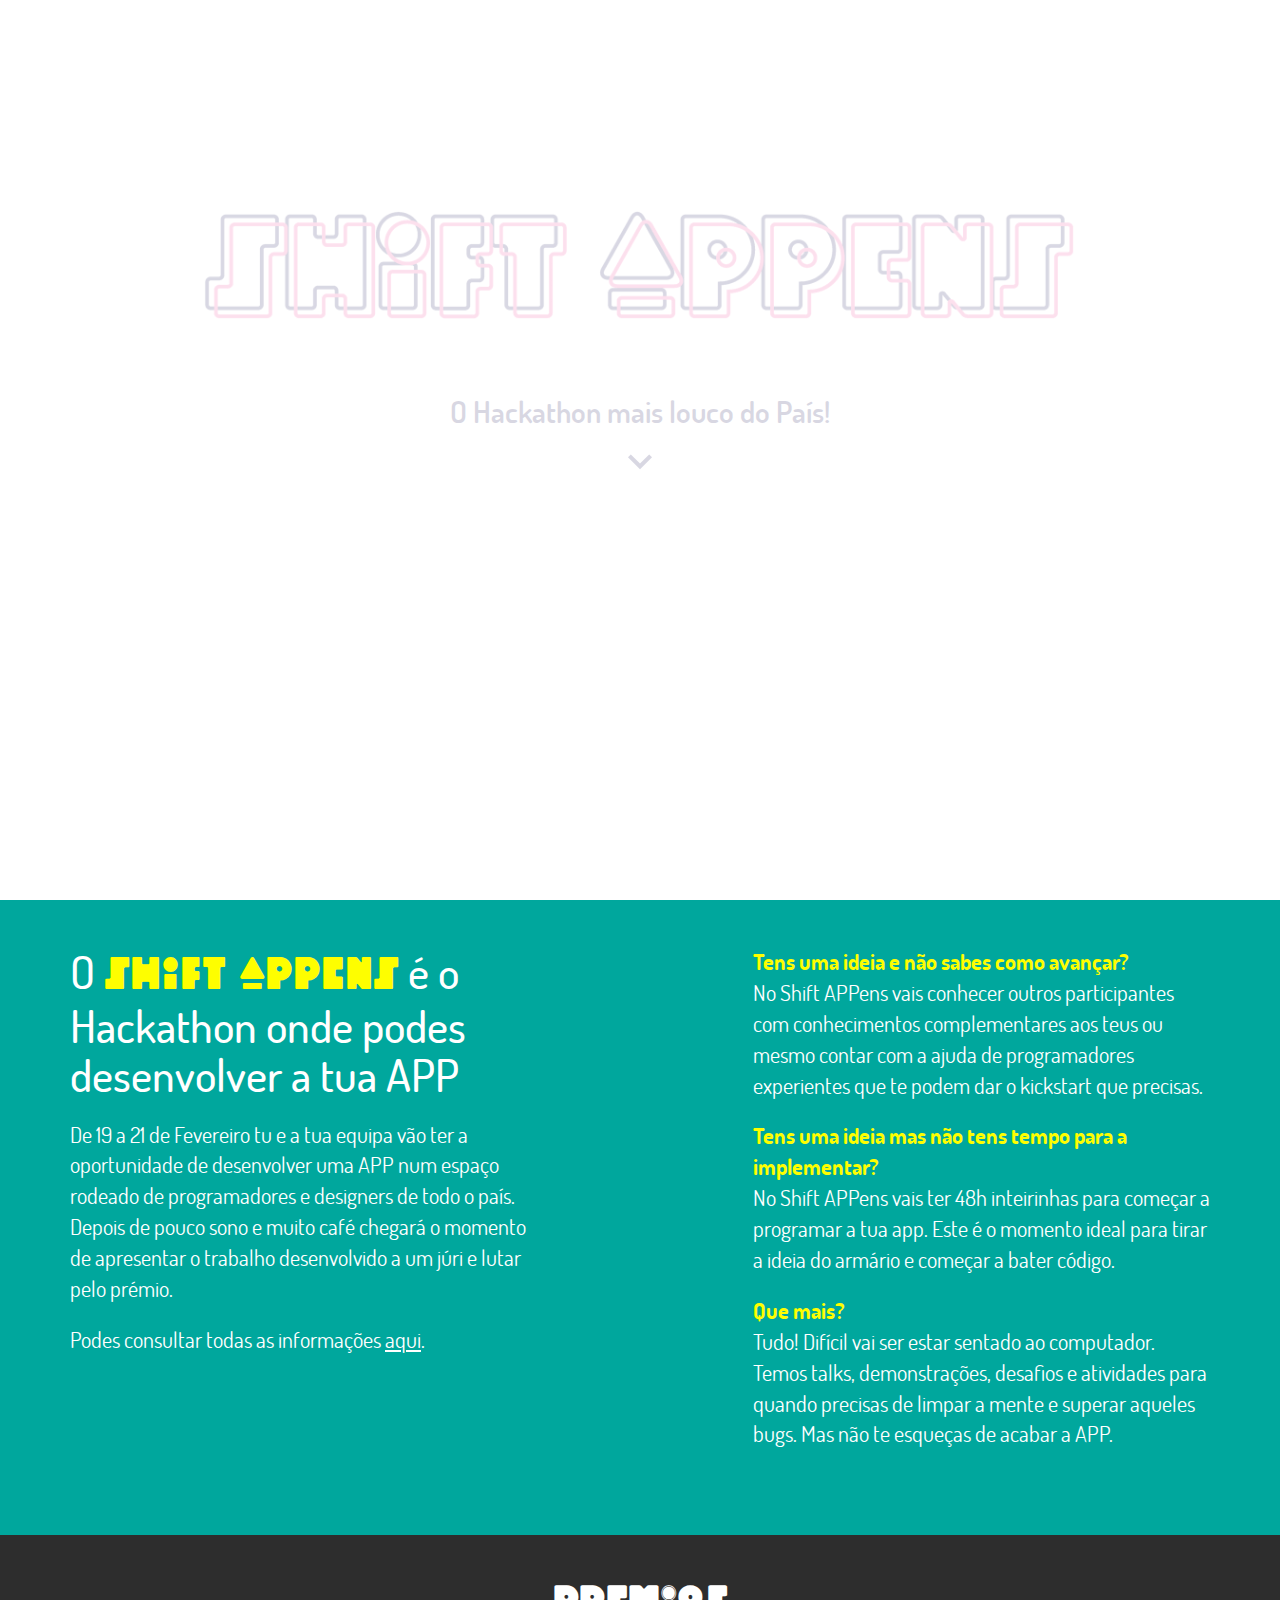
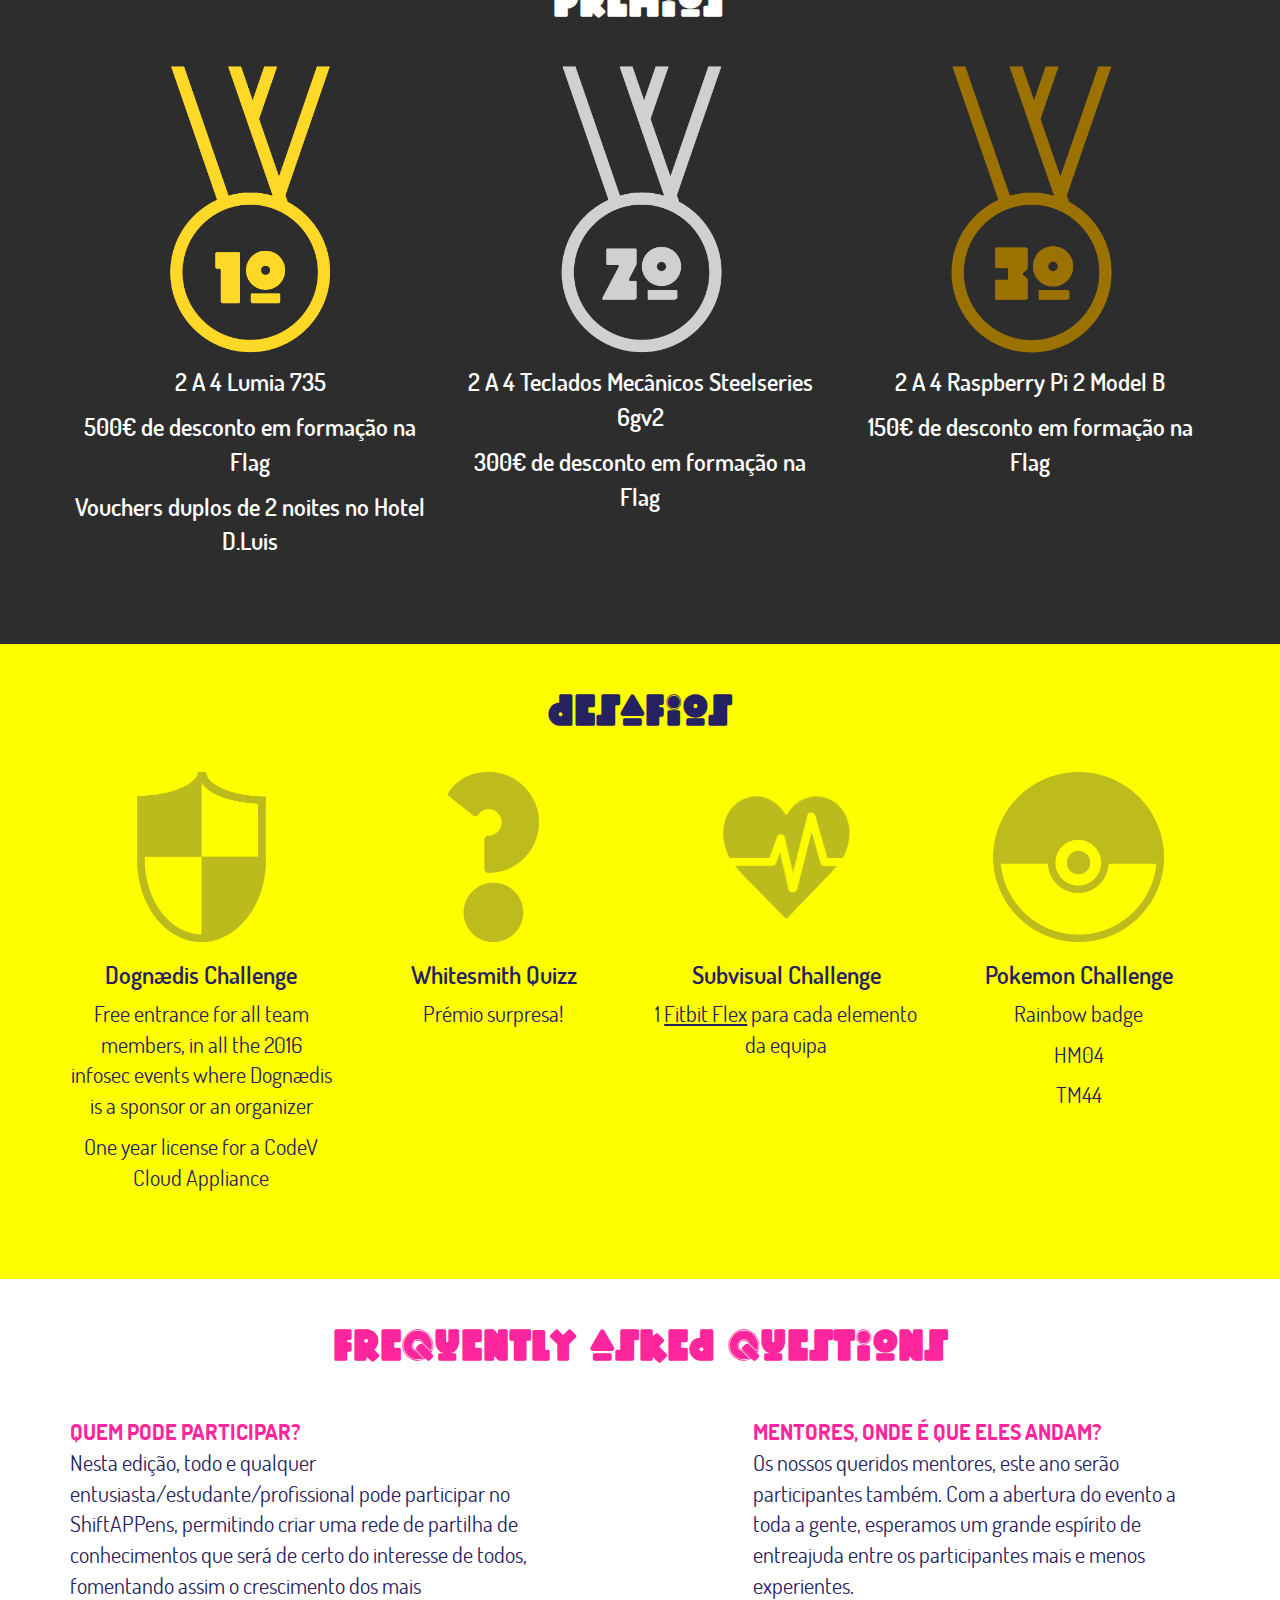
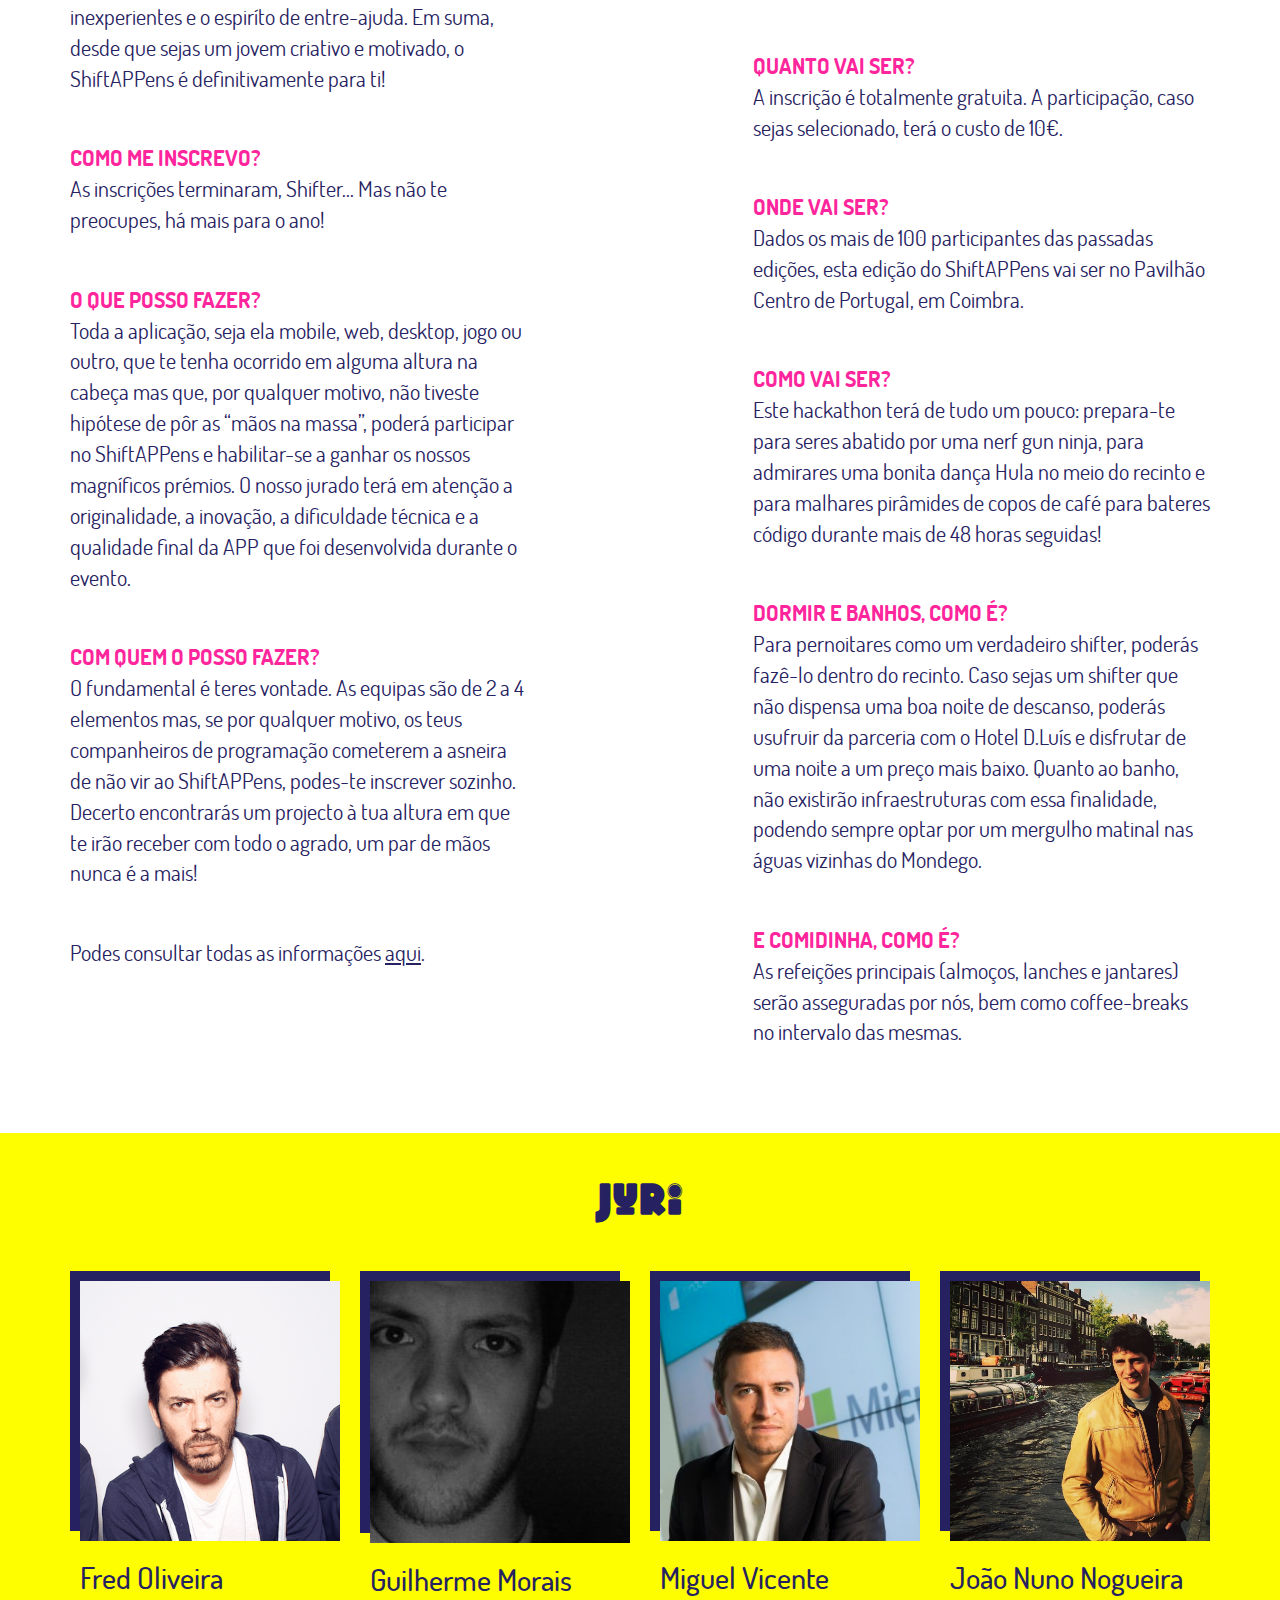
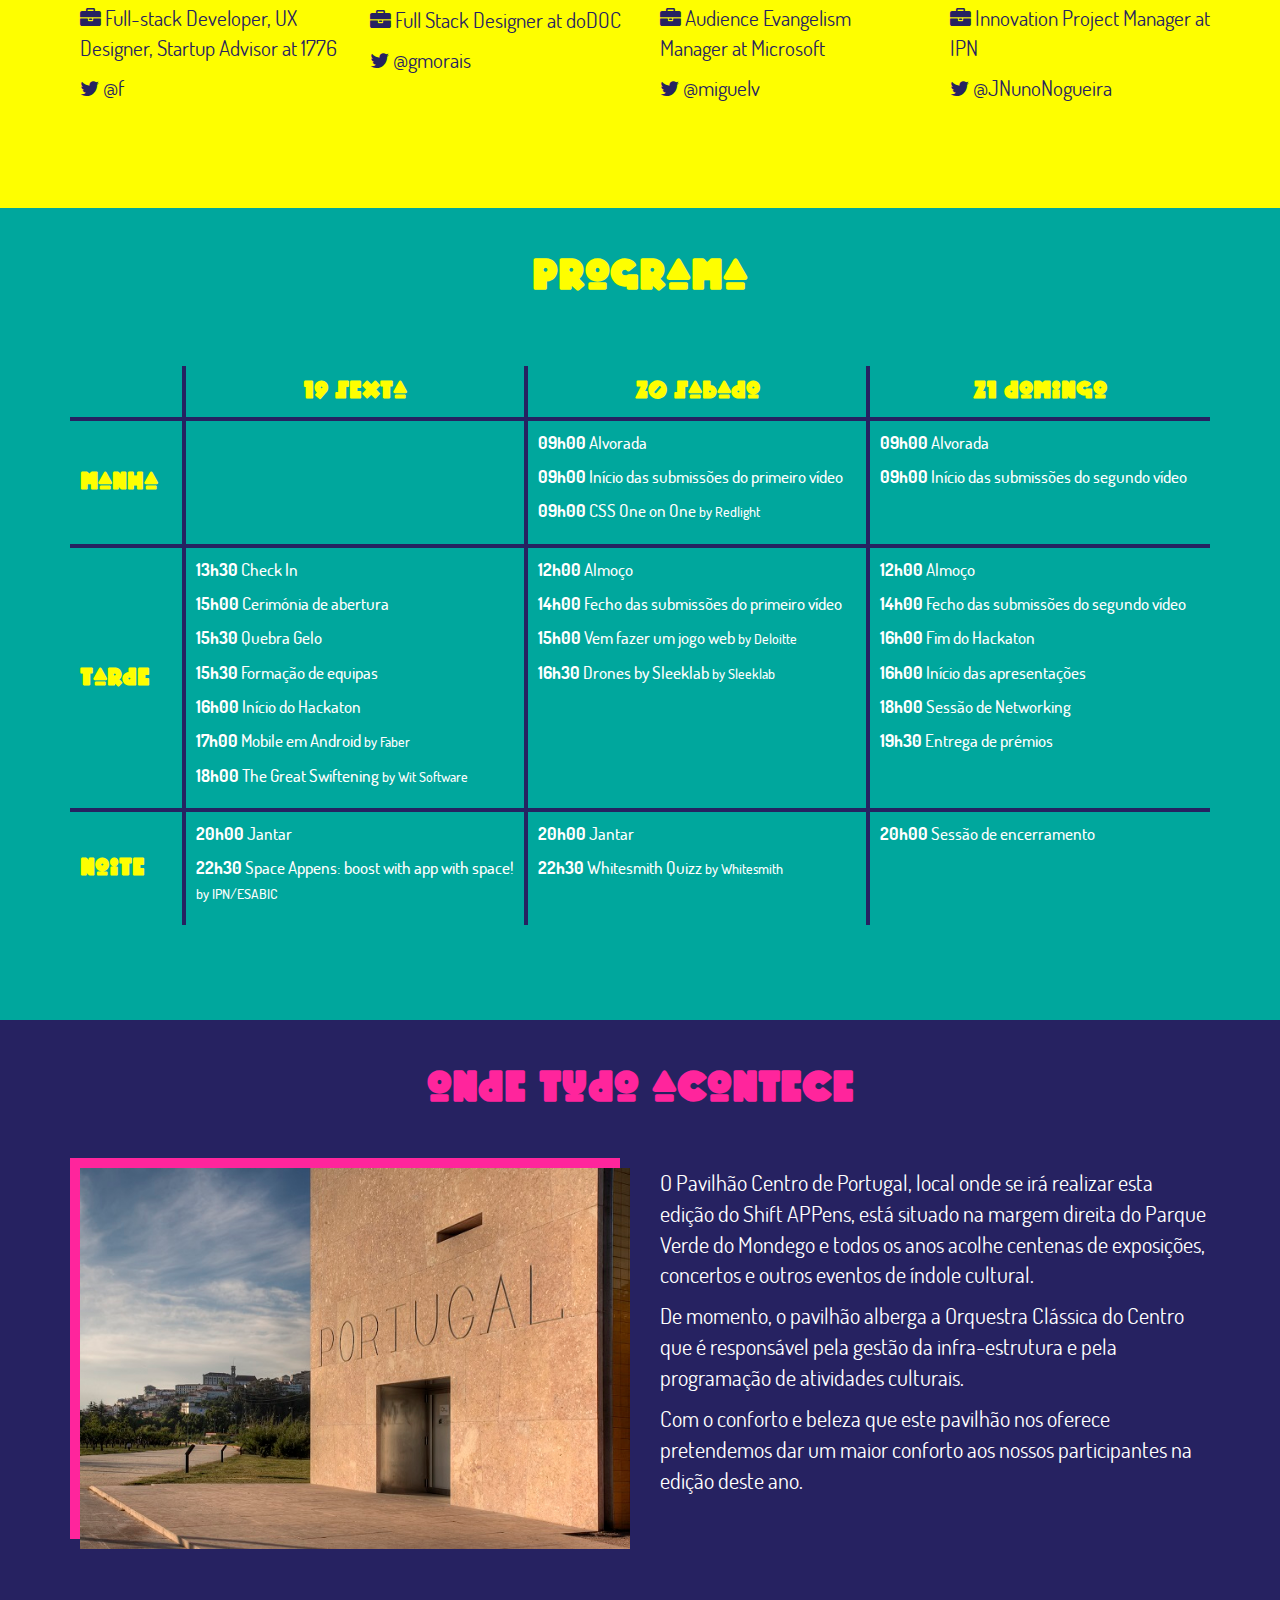
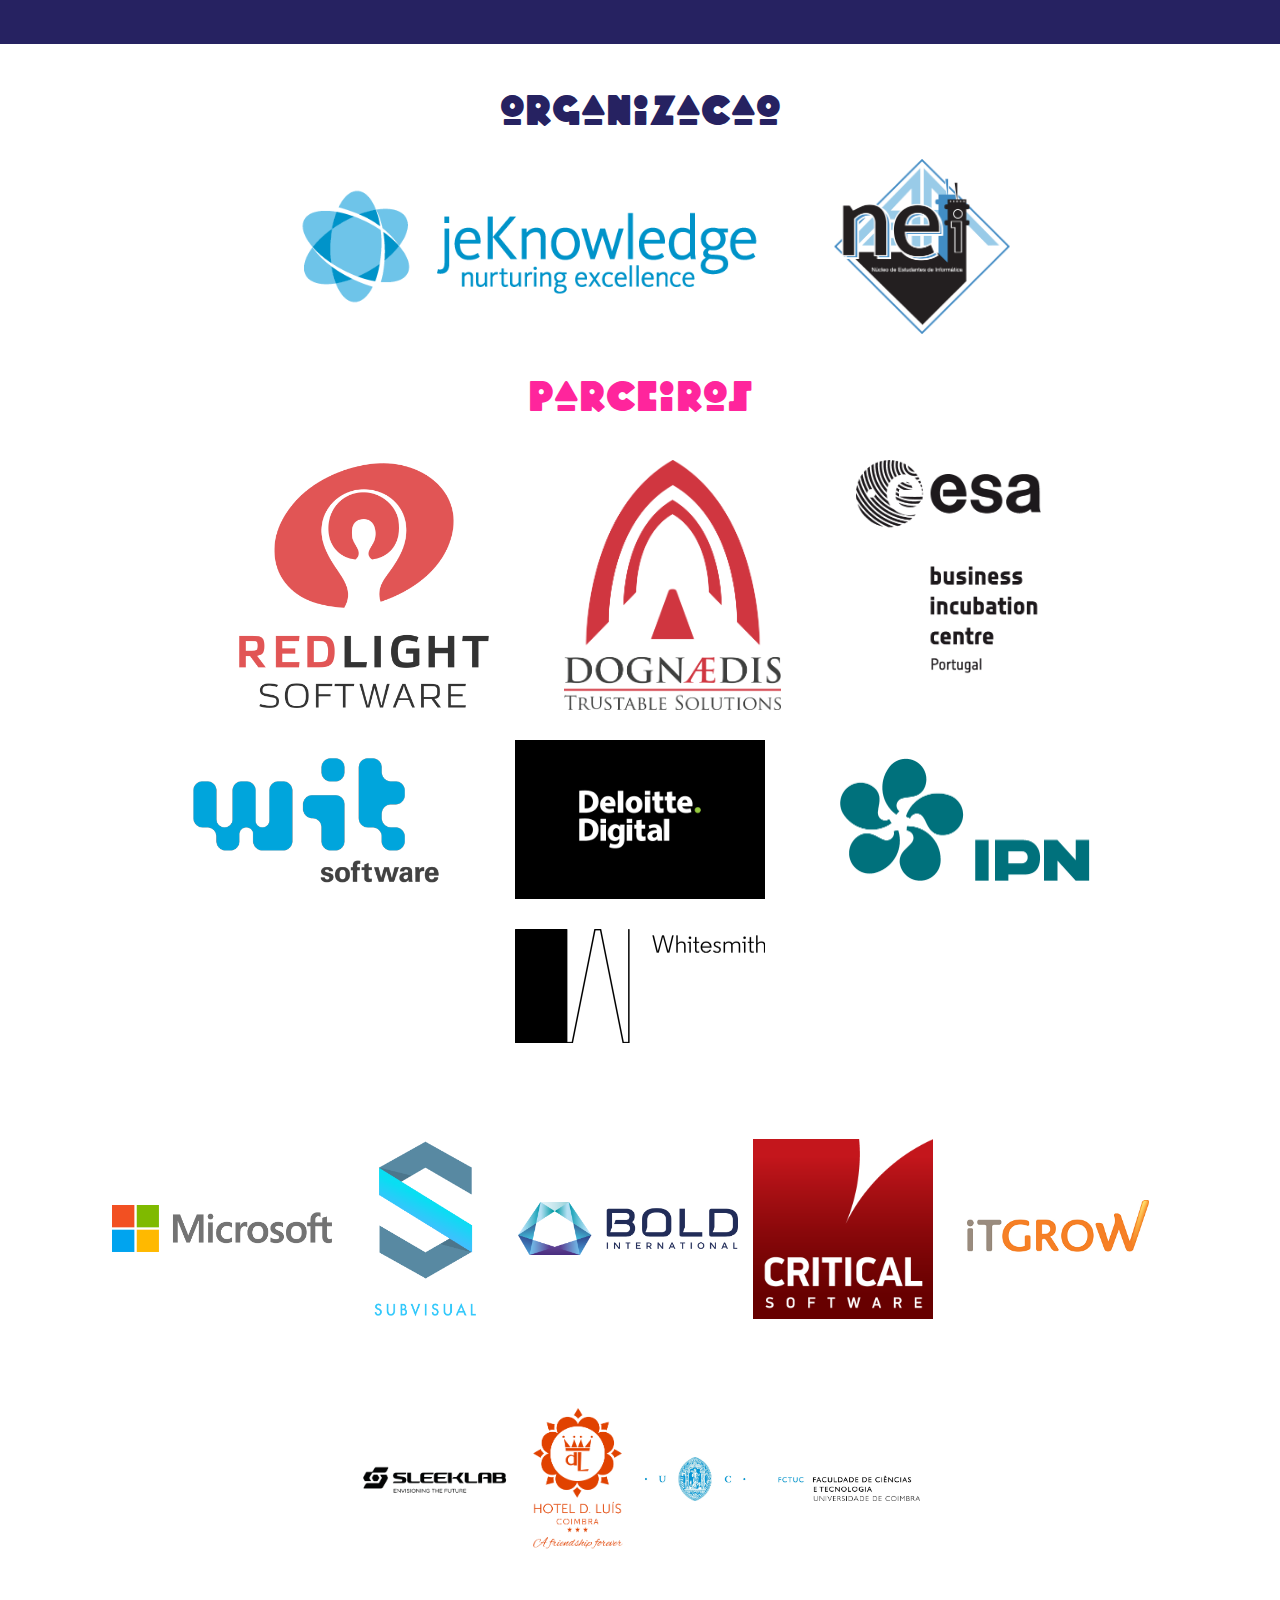
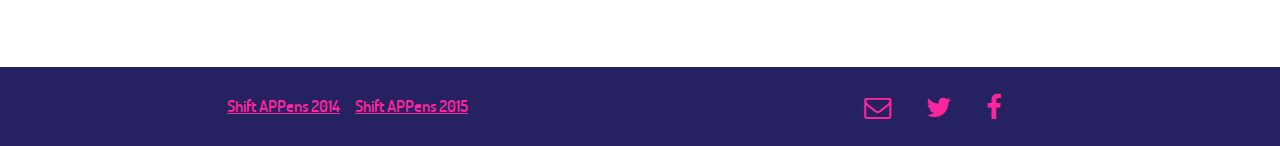
<file: index.html>
<!DOCTYPE html>

<html>
    <head>
        <meta charset="utf-8"/>
        <title>Shift APPens</title>
        <meta name="viewport" content="width=device-width, initial-scale=1">
        <link rel="shortcut icon" type="image/png" href="assets/img/favicon.ico"/>

        <link rel="stylesheet" type="text/css" href="assets/css/reset.css"/>
        <link rel="stylesheet" type="text/css" href="assets/css/animate.css">
        <link rel="stylesheet" type="text/css" href="assets/css/font.css"/>
        <link rel="stylesheet" type="text/css" href="assets/css/bootstrap.min.css">
        <link rel="stylesheet" type="text/css" href="assets/css/font-awesome.min.css">
        <link rel="stylesheet" type="text/css" href="assets/css/style.css"/>

        <meta property="og:url" content="http://shiftappens.com/">
        <meta property="og:type" content="website">
        <meta property="og:title" content="Shift APPens" />
        <meta property="og:site_name" content="Shift APPens"/>
        <meta property="og:description" content="Shift APPens | O hackathon mais louco do país!" />
        <meta property="og:locale" content="pt_PT" />
        <meta property="og:image" content="http://shiftappens.com/assets/img/logo-mobile.png" />
    </head>
    <body>

        <nav id="navigation" class="shift-bar navbar navbar-default navbar-fixed-top" role="navigation">
            <div class="container">

                <div class="navbar-header">
                    <button type="button" class="navbar-toggle collapsed" data-toggle="collapse" data-target=".navbar-collapse">
                        <span class="sr-only">Toggle Navigation</span>
                        <span class="icon-bar"></span>
                        <span class="icon-bar"></span>
                        <span class="icon-bar"></span>
                    </button>

                    <a class="navbar-brand nav-title page-scroll" href="#home">Shift Appens</a>
                </div>

                <div class="collapse navbar-collapse">

                    <ul id="menu" class="menu nav navbar-nav navbar-right">
                        <li><a class="page-scroll" href="#about">SOBRE</a></li>
                        <li><a class="page-scroll" href="#awards">PRÉMIOS</a></li>
                        <li><a class="page-scroll" href="#challenges">DESAFIOS</a></li>
                        <li><a class="page-scroll" href="#faq">FAQ</a></li>
                        <li><a class="page-scroll" href="#panel">JÚRI</a></li>
                        <li><a class="page-scroll" href="#schedule">PROGRAMA</a></li>
                        <li><a class="page-scroll" href="#where">LOCAL</a></li>
                        <li><a class="page-scroll" href="#partners">ORGANIZAÇÃO</a></li>
                    </ul>
                </div>
            </div>
        </nav>
        <div id="fullpage">
            <div id="home" class="section">
                <div class="home-container container">
                    <div class="logo">
                        <img class="desktop" src="assets/img/logo-desktop.png"/>
                        <img class="mobile" src="assets/img/logo-mobile.png"/>
                    </div>
                    <div class="shift-date">
                        <h2>O Hackathon mais louco do País!</h2>
                    </div>
                    <div id="instafeed"></div>
                    <a class="page-scroll" href="#about"><img class="arrow" src="assets/img/arrow.svg" alt="Arrow"/></a>
                </div>
            </div>
            <div id="background" class="section">
            </div>
            <div id="about" class="section">
                <center>
                    <div class="about-container container">
                        <div class="row">
                            <div class="col-sm-12 col-md-5">
                                <header>
                                    <h1>O <span>shift appens</span> é o Hackathon onde podes desenvolver a tua APP</h1>
                                </header>
                                <p>
                                    De 19 a 21 de Fevereiro tu e a tua equipa vão ter a oportunidade de desenvolver uma APP num espaço rodeado de programadores e designers de todo o país. Depois de pouco sono e muito café chegará o momento de apresentar o trabalho desenvolvido a um júri e lutar pelo prémio.
                                </p>
                                <p class="regulamento">
                                    Podes consultar todas as informações <a href="regulamento.pdf" target="_blank">aqui</a>.
                                </p>
                            </div>
                            <div class="col-sm-12 col-md-5 col-md-offset-2">
                                <p>
                                    <span>Tens uma ideia e não sabes como avançar?</span><br />
                                    No Shift APPens vais conhecer outros participantes com conhecimentos complementares aos teus ou mesmo contar com a ajuda de programadores experientes que te podem dar o kickstart que precisas.
                                </p>
                                <p>
                                    <span>Tens uma ideia mas não tens tempo para a implementar?</span><br />
                                    No Shift APPens vais ter 48h inteirinhas para começar a programar a tua app. Este é o momento ideal para tirar a ideia do armário e começar a bater código.
                                </p>
                                <p>
                                    <span>Que mais?</span><br />
                                    Tudo! Difícil vai ser estar sentado ao computador. Temos talks, demonstrações, desafios e atividades para quando precisas de limpar a mente e superar aqueles bugs. Mas não te esqueças de acabar a APP.
                                </p>
                            </div>
                        </div>
                    </div>
                </center>
            </div>
            <div id="awards" class="section">
                <div class="awards-container container">
                    <header>
                        <h1>Premios</h1>
                    </header>
                    <div class="row awards-content">
                        <div class="gold col-xs-8 col-xs-offset-2 col-sm-4 col-sm-offset-0 col-md-4 col-md-offset-0 col-lg-4 col-lg-offset-0">
                            <div class="row">
                                <img id="gold" src="assets/img/gold.png" class="col-sm-offset-3 col-sm-6 img-responsive">
                            </div>
                            <p>2 A 4 Lumia 735</p>
                            <p>500€ de desconto em formação na Flag</p>
                            <p>Vouchers duplos de 2 noites no Hotel D.Luis</p>
                        </div>
                        <div class="silver col-xs-8 col-xs-offset-2 col-sm-4 col-sm-offset-0 col-md-4 col-md-offset-0 col-lg-4 col-lg-offset-0">
                            <div class="row">
                                <img id="silver" src="assets/img/silver.png" class="col-sm-offset-3 col-sm-6 img-responsive">
                            </div>
                            <p>2 A 4 Teclados Mecânicos Steelseries 6gv2</p>
                            <p>300€ de desconto em formação na Flag</p>
                        </div>
                        <div class="bronze col-xs-8 col-xs-offset-2 col-sm-4 col-sm-offset-0 col-md-4 col-md-offset-0 col-lg-4 col-lg-offset-0">
                            <div class="row">
                                <img id="bronze" src="assets/img/bronze.png" class="col-sm-offset-3 col-sm-6 img-responsive">
                            </div>
                            <p>2 A 4 Raspberry Pi 2 Model B</p>
                            <p>150€ de desconto em formação na Flag</p>
                        </div>
                    </div>
                </div>
            </div>
            <div id="challenges" class="section">
                <div id="modal_dognaedis" class="modal fade" tabindex="-1" role="dialog">
                    <div class="modal-dialog modal-lg">
                        <div class="modal-content">
                            <div class="modal-header">
                                <button type="button" class="close" data-dismiss="modal" aria-label="Close">x</button>
                                <h1 class="modal-title">Security (must) APPen - Dognaedis Challenge</h1>
                            </div>
                            <div class="modal-body">
                                <div class="row">
                                    <div class="col-md-5">
                                        <h3>Are you a security paranoid?</h3>
                                        <p class="first">Do you love privacy? Or you simply think that your l33t dev skills should be put into use for real security application?</p>
                                        <h3>So... show us what you can do!</h3>
                                        <p>You choose the platform and the technologies, what matters is how good and innovative the result is!</p>
                                    </div>
                                    <div class="col-md-6 col-md-offset-1">
                                        <h3>Develop an innovative software application that:</h3>
                                        <ul class="list-group">
                                            <li class="list-group-item">
                                              <i class="arrow-icon fa fa-terminal"></i>
                                              implements an information security feature / concept / methodology
                                            </li>
                                            <li class="list-group-item">
                                              <i class="arrow-icon fa fa-terminal"></i>
                                              resolves an open issue in information security
                                            </li>
                                            <li class="list-group-item">
                                              <i class="arrow-icon fa fa-terminal"></i>
                                              brings privacy or security to IoT users
                                            </li>
                                            <li class="list-group-item">
                                              <i class="arrow-icon fa fa-terminal"></i>
                                              addresses M2M security
                                            </li>
                                            <li class="list-group-item">
                                              <i class="arrow-icon fa fa-terminal"></i>
                                              turns every single wannabe into a bad-ass 1337 h4ck3r (a.k.a offensive tools)
                                            </li>
                                            <li class="list-group-item">
                                              <!--<i class="arrow-icon fa fa-arrow-right"></i>-->
                                              <i class="arrow-icon fa fa-terminal"></i>
                                              helps the good guys win the war (a.k.a. detection / protection / prevention security tools)
                                            </li>
                                        </ul>
                                    </div>
                                </div>
                            </div>
                        </div>
                    </div>
                </div>
                <div id="modal_whitesmith" class="modal fade" tabindex="-1" role="dialog">
                    <div class="modal-dialog modal-lg">
                        <div class="modal-content">
                            <div class="modal-header">
                                <button type="button" class="close" data-dismiss="modal" aria-label="Close">x</button>
                                <h1 class="modal-title">Whitesmith Quizz</h1>
                            </div>
                            <div class="modal-body">
                                <div class="row">
                                    <div class="col-md-5">
                                        <h3>O Whitesmith Quizz vai levar os participantes do ShiftAPPens aos cantos mais sombrios do seu conhecimento.</h3>
                                    </div>
                                    <div class="col-md-6 col-md-offset-1">
                                        <p>30 perguntas capazes de viajar por exóticos espectros e aterrar com estrondo nas cabeças dos jovens programadores e designers.</p>
                                        <br/>
                                        <p>A Whitesmith garante que ficam a saber mais no fim do quizz, papel e caneta para as respostas é convosco.</p>
                                    </div>
                                </div>
                            </div>
                        </div>
                    </div>
                </div>
                <div id="modal_subvisual" class="modal fade" tabindex="-1" role="dialog">
                    <div class="modal-dialog modal-lg">
                        <div class="modal-content">
                            <div class="modal-header">
                                <button type="button" class="close" data-dismiss="modal" aria-label="Close">x</button>
                                <h1 class="modal-title">Subvisual HealthCare Challenge</h1>
                            </div>
                            <div class="modal-body">
                                <div class="row">
                                    <div class="col-md-5">
                                        <h3>Desafio dirigido a projetos relacionados com HealthCare (promoção e prevenção da doença).</h3>
                                    </div>
                                    <div class="col-md-6 col-md-offset-1">
                                        <h3>Projetos elegíveis para o desafio:</h3>
                                        <ul class="list-group">
                                            <li class="list-group-item">
                                                <i class="arrow-icon fa fa-arrow-right"></i>
                                                projetos que promovam, auxiliem ou de alguma forma influenciem positivamente a saúde e/ou bem-estar do público alvo
                                            </li>
                                            <li class="list-group-item">
                                                <i class="arrow-icon fa fa-arrow-right"></i>
                                                projectos que suportem a recolha e comunicação de dados clínicos, que ajudem a tomada de decisão e possibilitem um tratamento mais personalizado
                                            </li>
                                            <li class="list-group-item">
                                                <i class="arrow-icon fa fa-arrow-right"></i>
                                                projetos que sejam ou possam tornar-se benéficos para os serviços de saúde
                                            </li>
                                        </ul>
                                    </div>
                                </div>
                            </div>
                        </div>
                    </div>
                </div>
                <div id="modal_pokemon" class="modal fade" tabindex="-1" role="dialog">
                    <div class="modal-dialog modal-lg">
                        <div class="modal-content">
                            <div class="modal-header">
                                <button type="button" class="close" data-dismiss="modal" aria-label="Close">x</button>
                                <h1 class="modal-title">Pokemon Challenge</h1>
                            </div>
                            <div class="modal-body">
                                <div class="row">
                                    <div class="col-md-5">
                                        <h3>Coming soon!</h3>
                                    </div>
                                </div>
                            </div>
                        </div>
                    </div>
                </div>
                <div class="challenges-container container">
                    <header>
                        <h1>Desafios</h1>
                    </header>
                    <div class="row challenges-content">
                        <div class="security col-xs-12 col-sm-6 col-md-3 col-lg-3">
                            <div class="row">
                                <center>
                                    <img id="security" src="assets/img/desafios/security_blue.png" class="img-responsive challenge">
                                </center>
                            </div>
                            <h2>Dognædis Challenge</h2>
                            <p>Free entrance for all team members, in all the 2016 infosec events where Dognædis is a sponsor or an organizer</p>
                            <p>One year license for a CodeV Cloud Appliance</p>
                        </div>
                        <div class="quizz col-xs-12 col-sm-6 col-md-3 col-lg-3">
                            <div class="row">
                                <center>
                                    <img id="quizz" src="assets/img/desafios/question_blue.png" class="img-responsive challenge">
                                </center>
                            </div>
                            <h2>Whitesmith Quizz</h2>
                            <p>Prémio surpresa!</p>
                        </div>
                        <div class="health col-xs-12 col-sm-6 col-md-3 col-lg-3">
                            <div class="row">
                                <center>
                                    <img id="health" src="assets/img/desafios/health_blue.png" class="img-responsive challenge">
                                </center>
                            </div>
                            <h2>Subvisual Challenge</h2>
                            <p>1 <a href="https://www.fitbit.com/eu/flex">Fitbit Flex</a> para cada elemento da equipa</p>
                        </div>
                        <div class="pokemon col-xs-12 col-sm-6 col-md-3 col-lg-3">
                            <div class="row">
                                <center>
                                    <img id="pokemon" src="assets/img/desafios/pokeball_blue.png" class="img-responsive challenge">
                                </center>
                            </div>
                            <h2>Pokemon Challenge</h2>
                            <p>Rainbow badge</p>
                            <p>HM04</p>
                            <p>TM44</p>
                        </div>
                    </div>
                </div>
            </div>
            <div id="faq" class="section">
                <div class="faq-container container">
                    <header>
                        <h1>Frequently Asked Questions</h1>
                    </header>
                    <div class="row faq-list">
                        <div class="col-sm-12 col-md-5 col-lg-5">
                            <p>
                              <span>QUEM PODE PARTICIPAR?</span><br/>
                              Nesta edição, todo e qualquer entusiasta/estudante/profissional pode participar no ShiftAPPens, permitindo criar uma rede de partilha de conhecimentos que será de certo do interesse de todos, fomentando assim o crescimento dos mais inexperientes e o espiríto de entre-ajuda. Em suma, desde que sejas um jovem criativo e motivado, o ShiftAPPens é definitivamente para ti!
                            </p>
                            <br/>
                            <p>
                              <span>COMO ME INSCREVO?</span><br/>
                              As inscrições terminaram, Shifter... Mas não te preocupes, há mais para o ano!
                            </p>
                            <br/>
                            <p>
                              <span>O QUE POSSO FAZER?</span><br/>
                              Toda a aplicação, seja ela mobile, web, desktop, jogo ou outro, que te tenha ocorrido em alguma altura na cabeça mas que, por qualquer motivo, não tiveste hipótese de pôr as “mãos na massa”, poderá participar no ShiftAPPens e habilitar-se a ganhar os nossos magníficos prémios. O nosso jurado terá em atenção a originalidade, a inovação, a dificuldade técnica e a qualidade final da APP que foi desenvolvida durante o evento.
                            </p>
                            <br/>
                            <p>
                              <span>COM QUEM O POSSO FAZER?</span><br/>
                              O fundamental é teres vontade. As equipas são de 2 a 4 elementos mas, se por qualquer motivo, os teus companheiros de programação cometerem a asneira de não vir ao ShiftAPPens, podes-te inscrever sozinho. Decerto encontrarás um projecto à tua altura em que te irão receber com todo o agrado, um par de mãos nunca é a mais!
                            </p>
                            <br/>
                            <p class="regulamento">
                                Podes consultar todas as informações <a href="regulamento.pdf" target="_blank">aqui</a>.
                            </p>
                        </div>
                        <div class="col-sm-12 col-md-5 col-md-offset-2 col-lg-5 col-lg-offset-2">
                            <p><span>MENTORES, ONDE É QUE ELES ANDAM?</span><br/>
                            Os nossos queridos mentores, este ano serão participantes também. Com a abertura do evento a toda a gente, esperamos um grande espírito de entreajuda entre os participantes mais e menos experientes.</p>
                            <br/>
                            <p><span>QUANTO VAI SER?</span><br/>
                            A inscrição é totalmente gratuita. A participação, caso sejas selecionado, terá o custo de 10€.</p>
                            <br/>
                            <p><span>ONDE VAI SER?</span><br/>
                            Dados os mais de 100 participantes das passadas edições, esta edição do ShiftAPPens vai ser no Pavilhão Centro de Portugal, em Coimbra.</p>
                            <br/>
                            <p><span>COMO VAI SER?</span><br/>
                            Este hackathon terá de tudo um pouco: prepara-te para seres abatido por uma nerf gun ninja, para admirares uma bonita dança Hula no meio do recinto e para malhares pirâmides de copos de café para bateres código durante mais de 48 horas seguidas!</p>
                            <br/>
                            <p><span>DORMIR E BANHOS, COMO É?</span><br/>
                            Para pernoitares como um verdadeiro shifter, poderás fazê-lo dentro do recinto. Caso sejas um shifter que não dispensa uma boa noite de descanso, poderás usufruir da parceria com o Hotel D.Luís e disfrutar de uma noite a um preço mais baixo. Quanto ao banho, não existirão infraestruturas com essa finalidade, podendo sempre optar por um mergulho matinal nas águas vizinhas do Mondego.</p>
                            <br/>
                            <p><span>E COMIDINHA, COMO É?</span><br/>
                            As refeições principais (almoços, lanches e jantares) serão asseguradas por nós, bem como coffee-breaks no intervalo das mesmas.</p>
                        </div>
                    </div>
                </div>
            </div>
            <div id="panel" class="section">
                <div class="panel-container container">
                    <header>
                        <h1>Juri</h1>
                    </header>
                    <div class="row panel-content">
                        <div class="person col-sm-3">
                            <img src="assets/img/panel/fred-1776.png" alt="Judge" class="img-responsive">
                            <h2>Fred Oliveira</h2>
                            <p><i class="fa fa-briefcase"></i> Full-stack Developer, UX Designer, Startup Advisor at 1776</p>
                            <a href="https://twitter.com/f" target="_blank"><p><i class="fa fa-twitter"></i> @f</p></a>
                        </div>
                        <div class="person col-sm-3">
                            <img src="assets/img/panel/gmorais.png" alt="Judge" class="img-responsive">
                            <h2>Guilherme Morais</h2>
                            <p><i class="fa fa-briefcase"></i> Full Stack Designer at doDOC</p>
                            <a href="https://twitter.com/gmorais" target="_blank"><p><i class="fa fa-twitter"></i> @gmorais</p></a>
                        </div>
                        <div class="person col-sm-3">
                            <img src="assets/img/panel/miguelv.png" alt="Judge" class="img-responsive">
                            <h2>Miguel Vicente</h2>
                            <p><i class="fa fa-briefcase"></i> Audience Evangelism Manager at Microsoft</p>
                            <a href="https://twitter.com/miguelv" target="_blank"><p><i class="fa fa-twitter"></i> @miguelv</p></a>
                        </div>
                        <div class="person col-sm-3">
                            <img src="assets/img/panel/JNunoNogueira.jpg" alt="Judge" class="img-responsive">
                            <h2>João Nuno Nogueira</h2>
                            <p><i class="fa fa-briefcase"></i> Innovation Project Manager at IPN</p>
                            <a href="https://twitter.com/JNunoNogueira" target="_blank"><p><i class="fa fa-twitter"></i> @JNunoNogueira</p></a>
                        </div>
                    </div>
                </div>
            </div>
            <div id="schedule" class="section">
                <div class="schedule-container container">
                    <header>
                        <h1>Programa</h1>
                    </header>
                    <div class="schedule-board-container">
                        <table class="table">
                            <thead>
                                <tr>
                                    <th></th>
                                    <th>19 SEXTA</th>
                                    <th>20 SABADO</th>
                                    <th>21 DOMINGO</th>
                                </tr>
                            </thead>
                            <tbody>
                                <tr>
                                    <th>MANHA</th>
                                    <th>
                                    </th>
                                    <th>
                                        <p><b>09h00</b> Alvorada </p>
                                        <p><b>09h00</b> Início das submissões do primeiro vídeo</p>
                                        <p><b>09h00</b> CSS One on One <small>by Redlight</small></p>
                                    </th>
                                    <th>
                                        <p><b>09h00</b> Alvorada <p>
                                        <p><b>09h00</b> Início das submissões do segundo vídeo</p>
                                    </th>
                                </tr>
                                <tr>
                                    <th>TARDE</th>
                                    <th>
                                        <p><b>13h30</b> Check In</p>
                                        <p><b>15h00</b> Cerimónia de abertura</p>
                                        <p><b>15h30</b> Quebra Gelo<p>
                                        <p><b>15h30</b> Formação de equipas</p>
                                        <p><b>16h00</b> Início do Hackaton</p>
                                        <p><b>17h00</b> Mobile em Android <small>by Faber</small></p>
                                        <p><b>18h00</b> The Great Swiftening <small>by Wit Software</small></p>

                                    </th>
                                    <th>
                                        <p><b>12h00</b> Almoço</p>
                                        <p><b>14h00</b> Fecho das submissões do primeiro vídeo</p>
                                        <p><b>15h00</b> Vem fazer um jogo web <small>by Deloitte</small></p>
                                        <p><b>16h30</b> Drones by Sleeklab <small>by Sleeklab</small></p>
                                    </th>
                                    <th>
                                        <p><b>12h00</b> Almoço</p>
                                        <p><b>14h00</b> Fecho das submissões do segundo vídeo</p>
                                        <p><b>16h00</b> Fim do Hackaton</p>
                                        <p><b>16h00</b> Início das apresentações</p>
                                        <p><b>18h00</b> Sessão de Networking</p>
                                        <p><b>19h30</b> Entrega de prémios</p>
                                    </th>
                                </tr>
                                <tr>
                                    <th>NOITE</th>
                                    <th>
                                        <p><b>20h00</b> Jantar</p>
                                        <p><b>22h30</b> Space Appens: boost with app with space! <small>by IPN/ESABIC</small></p>
                                    </th>
                                    <th>
                                        <p><b>20h00</b> Jantar</p>
                                        <p><b>22h30</b> Whitesmith Quizz <small>by Whitesmith</small></p>
                                    </th>
                                    <th>
                                        <p><b>20h00</b> Sessão de encerramento</p>
                                    </th>
                                </tr>
                            </tbody>
                        </table>
                        <div class="mobile-schedule">
                            <div class="day">
                                <header>
                                    <h2>19 SEXTA</h2>
                                </header>
                                <div class="day-program">
                                    <p><b>13h30</b> Check In</p>
                                    <p><b>15h00</b> Cerimónia de abertura</p>
                                    <p><b>15h30</b> Quebra Gelo </p>
                                    <p><b>15h30</b> Formação de equipas</p>
                                    <p><b>16h00</b> Início do Hackaton</p>
                                    <p><b>17h00</b> Mobile em Android <small>by Faber</small></p>
                                    <p><b>18h00</b> The Great Swiftening <small>by Wit Software</small></p>
                                    <p><b>20h00</b> Jantar</p>
                                    <p><b>22h30</b> Space Appens: boost with app with space! <small>by IPN/ESABIC</small></p>
                                </div>
                            </div>
                            <div class="day">
                                <header>
                                    <h2>20 SABADO</h2>
                                </header>
                                <div class="day-program">
                                    <p><b>09h00</b> Alvorada </p>
                                    <p><b>09h00</b> Início das submissões do primeiro vídeo</p>
                                    <p><b>09h00</b> CSS One on One <small>by Redlight</small></p>
                                    <p><b>12h00</b> Almoço</p>
                                    <p><b>14h00</b> Fecho das submissões do primeiro vídeo</p>
                                    <p><b>15h00</b> Vem fazer um jogo web <small>by Deloitte</small></p>
                                    <p><b>16h30</b> Drones by Sleeklab <small>by Sleeklab</small></p>
                                    <p><b>20h00</b> Jantar</p>
                                    <p><b>22h30</b> Whitesmith Quizz <small>by Whitesmith</small></p>
                                </div>
                            </div>
                            <div class="day">
                                <header>
                                    <h2>21 DOMINGO</h2>
                                </header>
                                <div class="day-program">
                                    <p><b>09h00</b> Alvorada </p>
                                    <p><b>09h00</b> Início das submissões do segundo vídeo</p>
                                    <p><b>12h00</b> Almoço</p>
                                    <p><b>14h00</b> Fecho das submissões do segundo vídeo</p>
                                    <p><b>16h00</b> Fim do Hackaton </p>
                                    <p><b>16h00</b> Início das apresentações</p>
                                    <p><b>18h00</b> Sessão de Networking</p>
                                    <p><b>19h30</b> Entrega de prémios</p>
                                    <p><b>20h00</b> Sessão de encerramento</p>
                                </div>
                            </div>
                        </div>
                    </div>
                </div>
            </div>
            <div id="where" class="section">
                <div class="where-container container">
                    <header>
                        <h1>Onde tudo acontece</h1>
                    </header>
                    <div class="row where-content">
                        <div class="col-sm-12 col-md-6">
                            <img src="assets/img/pav-centro-portugal.jpg" alt="Oops" class="img-responsive">
                        </div>
                        <div class="col-sm-12 col-md-6">
                            <p>O Pavilhão Centro de Portugal, local onde se irá realizar esta edição do Shift APPens, está situado na margem direita do Parque Verde do Mondego e todos os anos acolhe centenas de exposições, concertos e outros eventos de índole cultural.</p>
                            <p>De momento, o pavilhão alberga a Orquestra Clássica do Centro que é responsável pela gestão da infra-estrutura e pela programação de atividades culturais.</p>
                            <p>Com o conforto e beleza que este pavilhão nos oferece pretendemos dar um maior conforto aos nossos participantes na edição deste ano.</p>
                        </div>
                    </div>
                </div>
            </div>
            <div id="partners" class="section">
                <div class="partners-container container">
                    <header>
                        <h1>Organizacao</h1>
                    </header>
                    <div class="partners-content">
                        <ul class="organisations">
                            <li>
                                <a href="http://jeknowledge.pt" target="_blank">
                                    <img class="org-img" src="assets/img/logo-jek.png" />
                                </a>
                            </li>
                            <li>
                                <a href="https://nei.dei.uc.pt" target="_blank">
                                    <img class="org-img" src="assets/img/logo-nei.png" />
                                </a>
                            </li>
                        </ul>
                    </div>
                    <header>
                        <h1>Parceiros</h1>
                    </header>
                    <div class="partners-content">
                        <ul class="partners gold">
                            <li>
                                <a href="http://weareredlight.com/" target="_blank">
                                    <img class="org-img" src="assets/img/partners/redlight.png" />
                                </a>
                            </li>
                            <li>
                                <a href="https://www.dognaedis.com/" target="_blank">
                                    <img class="org-img" src="assets/img/partners/dognaedis.png" />
                                </a>
                            </li>
                            <li>
                                <a href="http://space.ipn.pt/" target="_blank">
                                    <img class="org-img" src="assets/img/partners/esa-bic.png" />
                                </a>
                            </li>
                            <li>
                                <a href="https://www.wit-software.com/" target="_blank">
                                    <img class="org-img" src="assets/img/partners/wit.png" />
                                </a>
                            </li>
                            <li>
                                <a href="http://www2.deloitte.com/pt/pt.html" target="_blank">
                                    <img class="org-img" src="assets/img/partners/deloitte.png" />
                                </a>
                            </li>
                            <li>
                                <a href="http://ipn.pt/" target="_blank">
                                    <img class="org-img" src="assets/img/partners/ipn.png" />
                                </a>
                            </li>
                            <li>
                                <a href="http://www.whitesmith.co/" target="_blank">
                                    <img class="org-img" src="assets/img/partners/whitesmith.png" />
                                </a>
                            </li>
                        </ul>
                        <ul class="partners silver">
                            <li>
                                <a href="https://www.microsoft.com/" target="_blank">
                                    <img class="org-img" src="assets/img/partners/microsoft.png" />
                                </a>
                            </li>
                            <li>
                                <a href="https://subvisual.co/" target="_blank">
                                    <img class="org-img" src="assets/img/partners/subvisual.png" />
                                </a>
                            </li>
                            <li>
                                <a href="http://www.boldint.com/" target="_blank">
                                    <img class="org-img" src="assets/img/partners/bold.png" />
                                </a>
                            </li>
                            <li>
                                <a href="http://www.criticalsoftware.com/">
                                    <img id="critical" class="org-img" src="assets/img/partners/critical.png" />
                                </a>
                            </li>
                            <li>
                                <a href="http://www.itgrow.pt/">
                                    <img class="org-img" src="assets/img/partners/itgrow.png" />
                                </a>
                            </li>
                        </ul>
                        <ul class="partners bronze">
                            <li>
                                <a href="http://www.sleeklab.com" target="_blank">
                                    <img class="org-img" src="assets/img/partners/sleeklab.png" />
                                </a>
                            </li>
                            <li>
                                <a href="http://www.hoteldluis.pt/" target="_blank">
                                    <img class="org-img" src="assets/img/partners/hdluis.png" />
                                </a>
                            </li>
                            <li>
                                <a href="http://www.uc.pt/fctuc" target="_blank">
                                    <img id="fctuc" class="org-img" src="assets/img/partners/fctuc.jpg" />
                                </a>
                            </li>
                        </ul>
                    </div>
                </div>
            </div>
            <div id="footer" class="section fp-auto-height">
                <div class="footer-container container">
                    <div class="footer-content">
                        <div class="row">
                            <div class="past-editions col-xs-12 col-sm-12 col-md-6 col-lg-6">
                                <a href="http://2014.shiftappens.com/" target="_blank">Shift APPens 2014</a>&nbsp;&nbsp;&nbsp;<a href="http://2015.shiftappens.com/" target="_blank">Shift APPens 2015</a>
                            </div>
                            <div class="contacts col-xs-12 col-sm-12 col-md-6 col-lg-6">
                                <a href="mail-to:info@shiftappens.com" target="_blank"><i class="fa fa-envelope-o"></i></a>
                                <a href="https://twitter.com/ShiftAPPens" target="_blank"><i class="fa fa-twitter"></i></a>
                                <a href="https://www.facebook.com/whereshiftappens" target="_blank"><i class="fa fa-facebook"></i></a>
                            </div>
                        </div>
                    </div>
                </div>
            </div>
        </div>
        <script src="assets/js/jquery.min.js"></script>
        <script src="assets/js/jquery-ui.min.js"></script>
        <script src="assets/js/bootstrap.min.js"></script>
        <script src="assets/js/jquery.easing.min.js"></script>
        <script src="assets/js/jquery.mousewheel.min.js"></script>
        <script src="assets/js/jquery.bootstrap-autohidingnavbar.min.js"></script>
        <script src="assets/js/jquery.countdown.min.js"></script>
        <script src="assets/js/instafeed.min.js"></script>
        <script src="assets/js/functions.js"></script>
    </body>
</html>
</file>
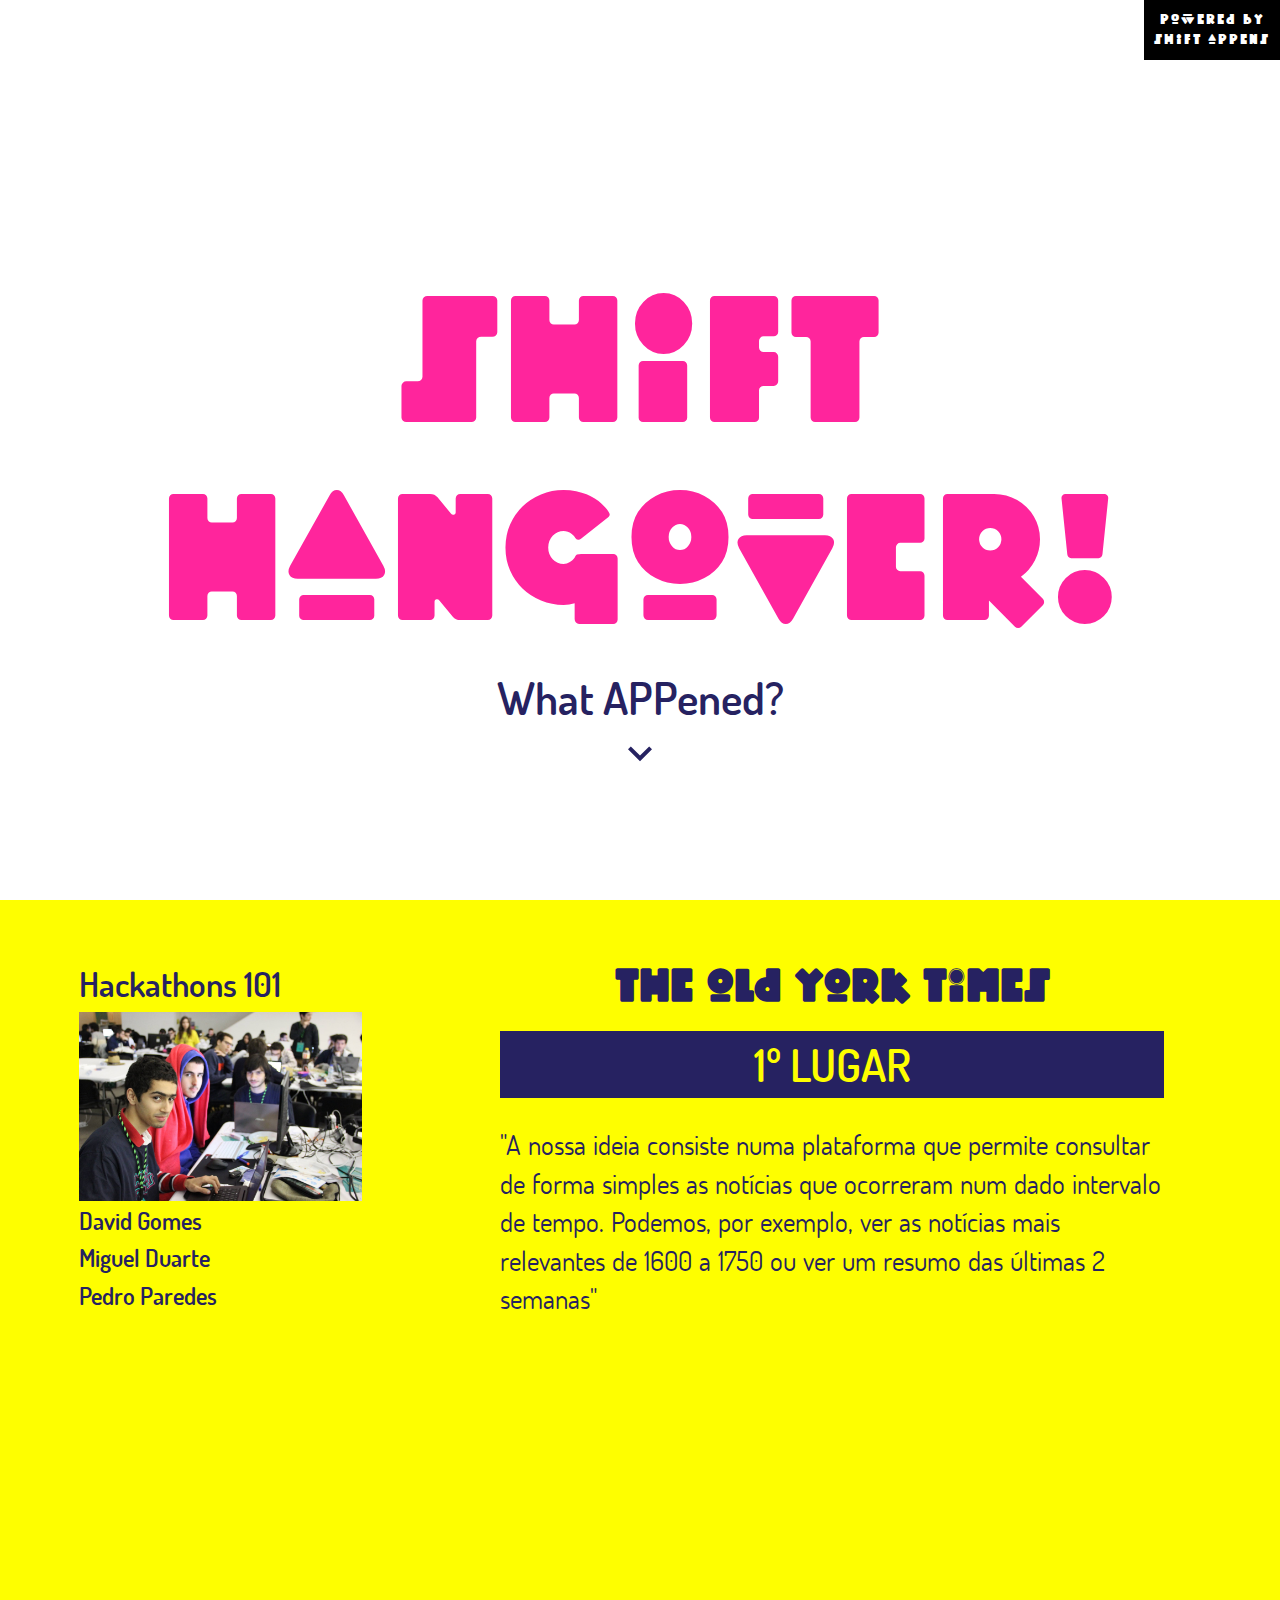
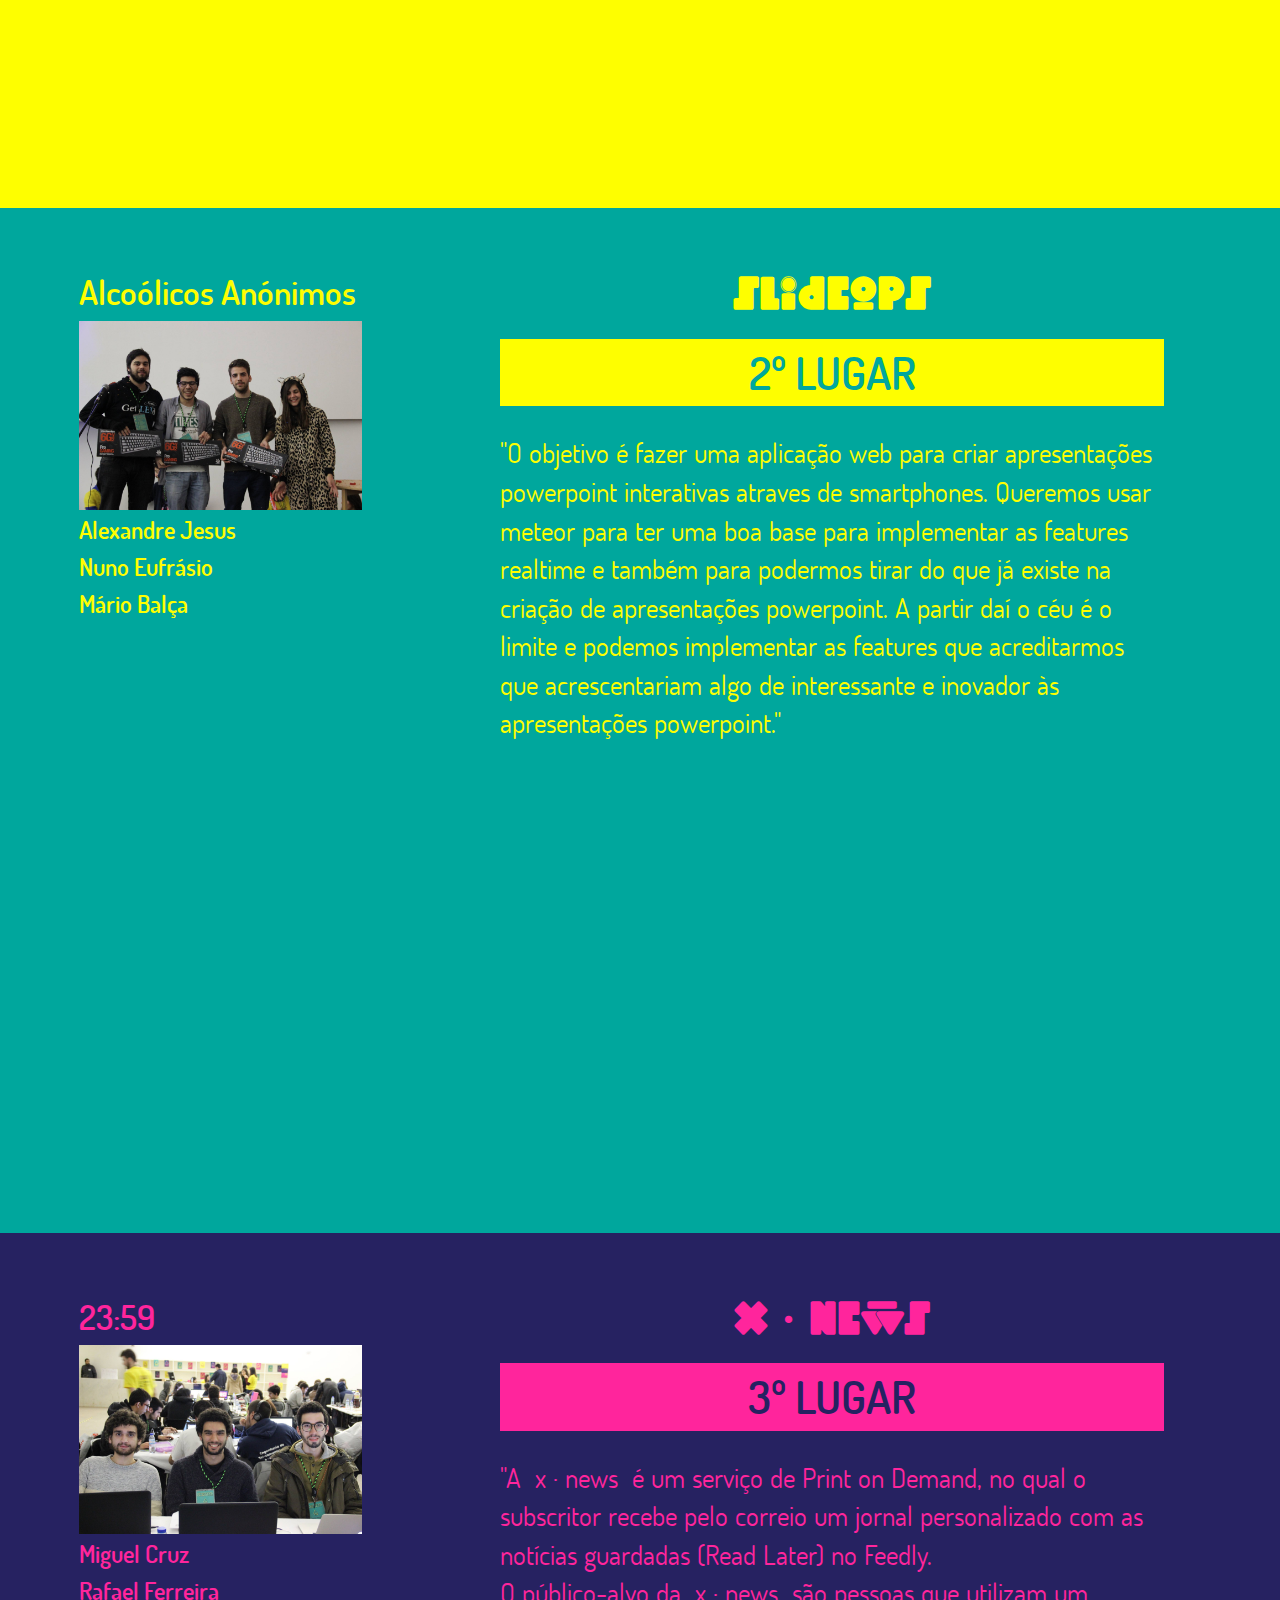
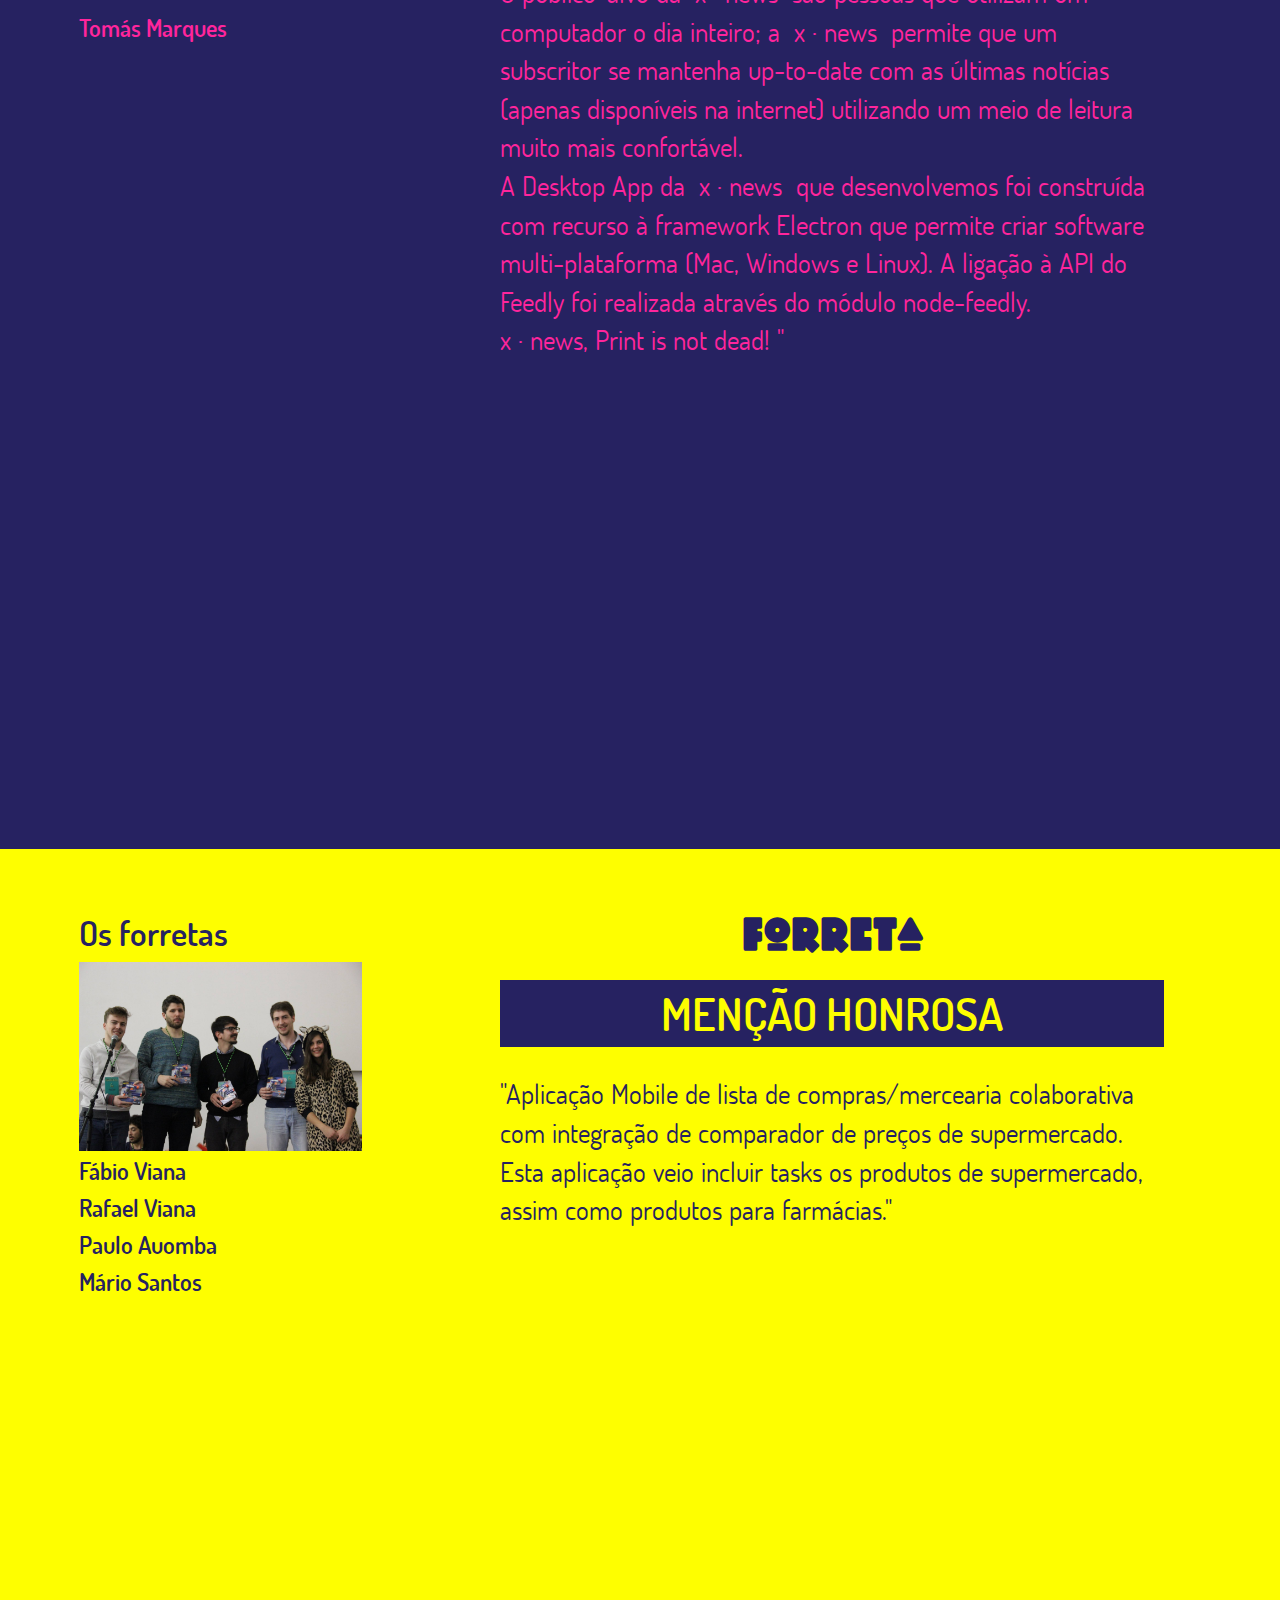
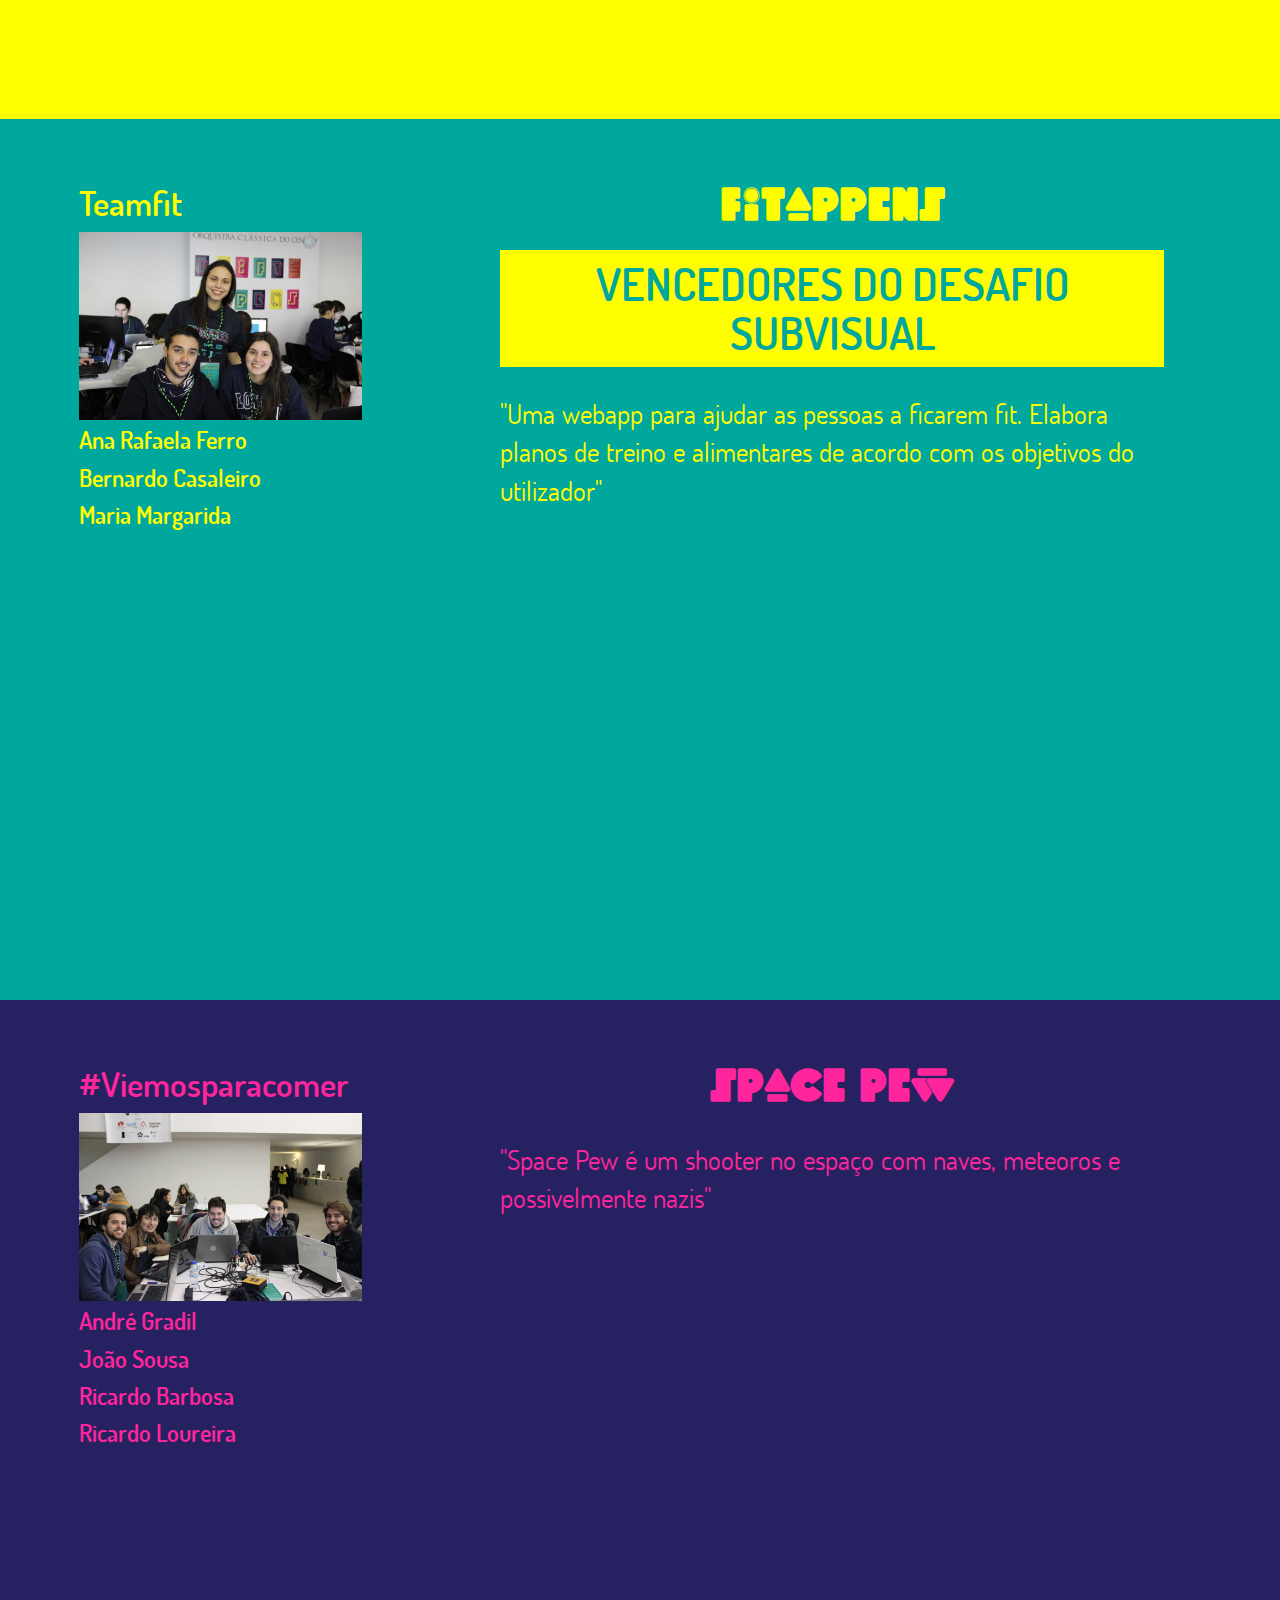
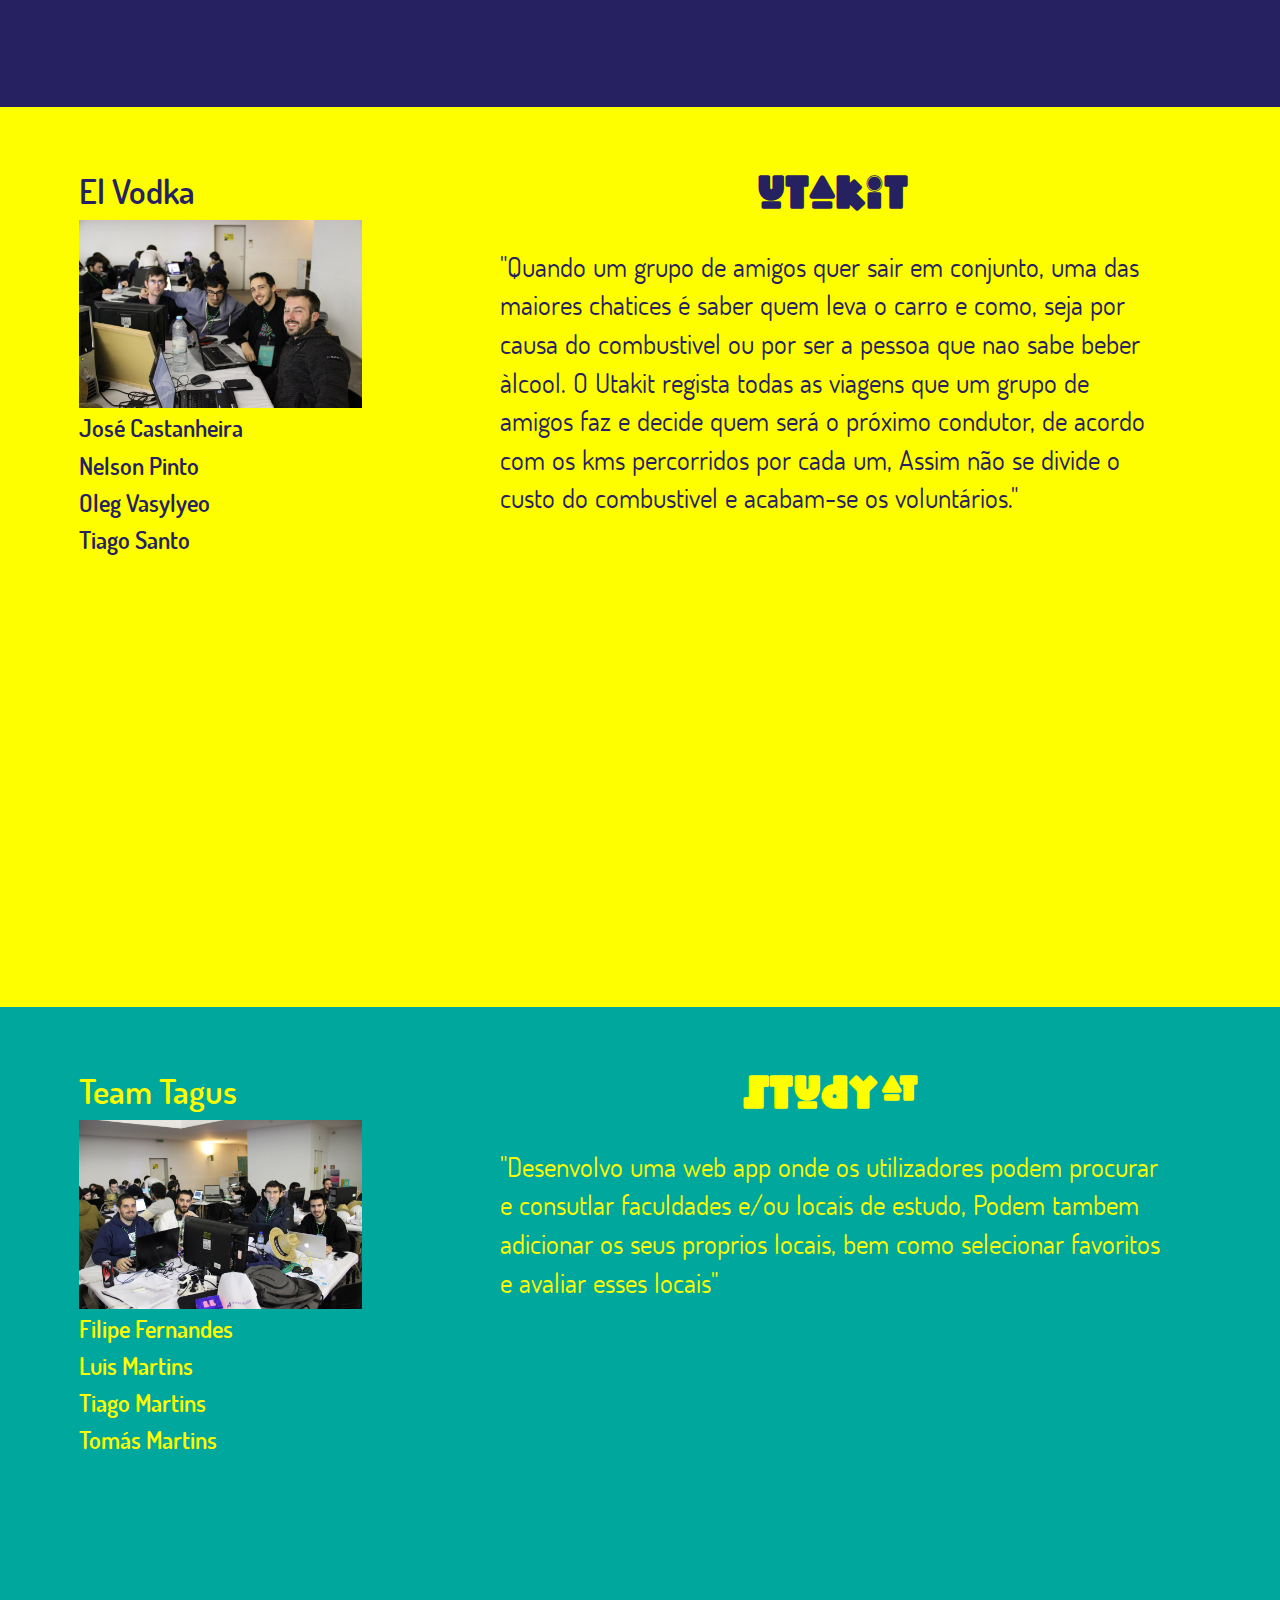
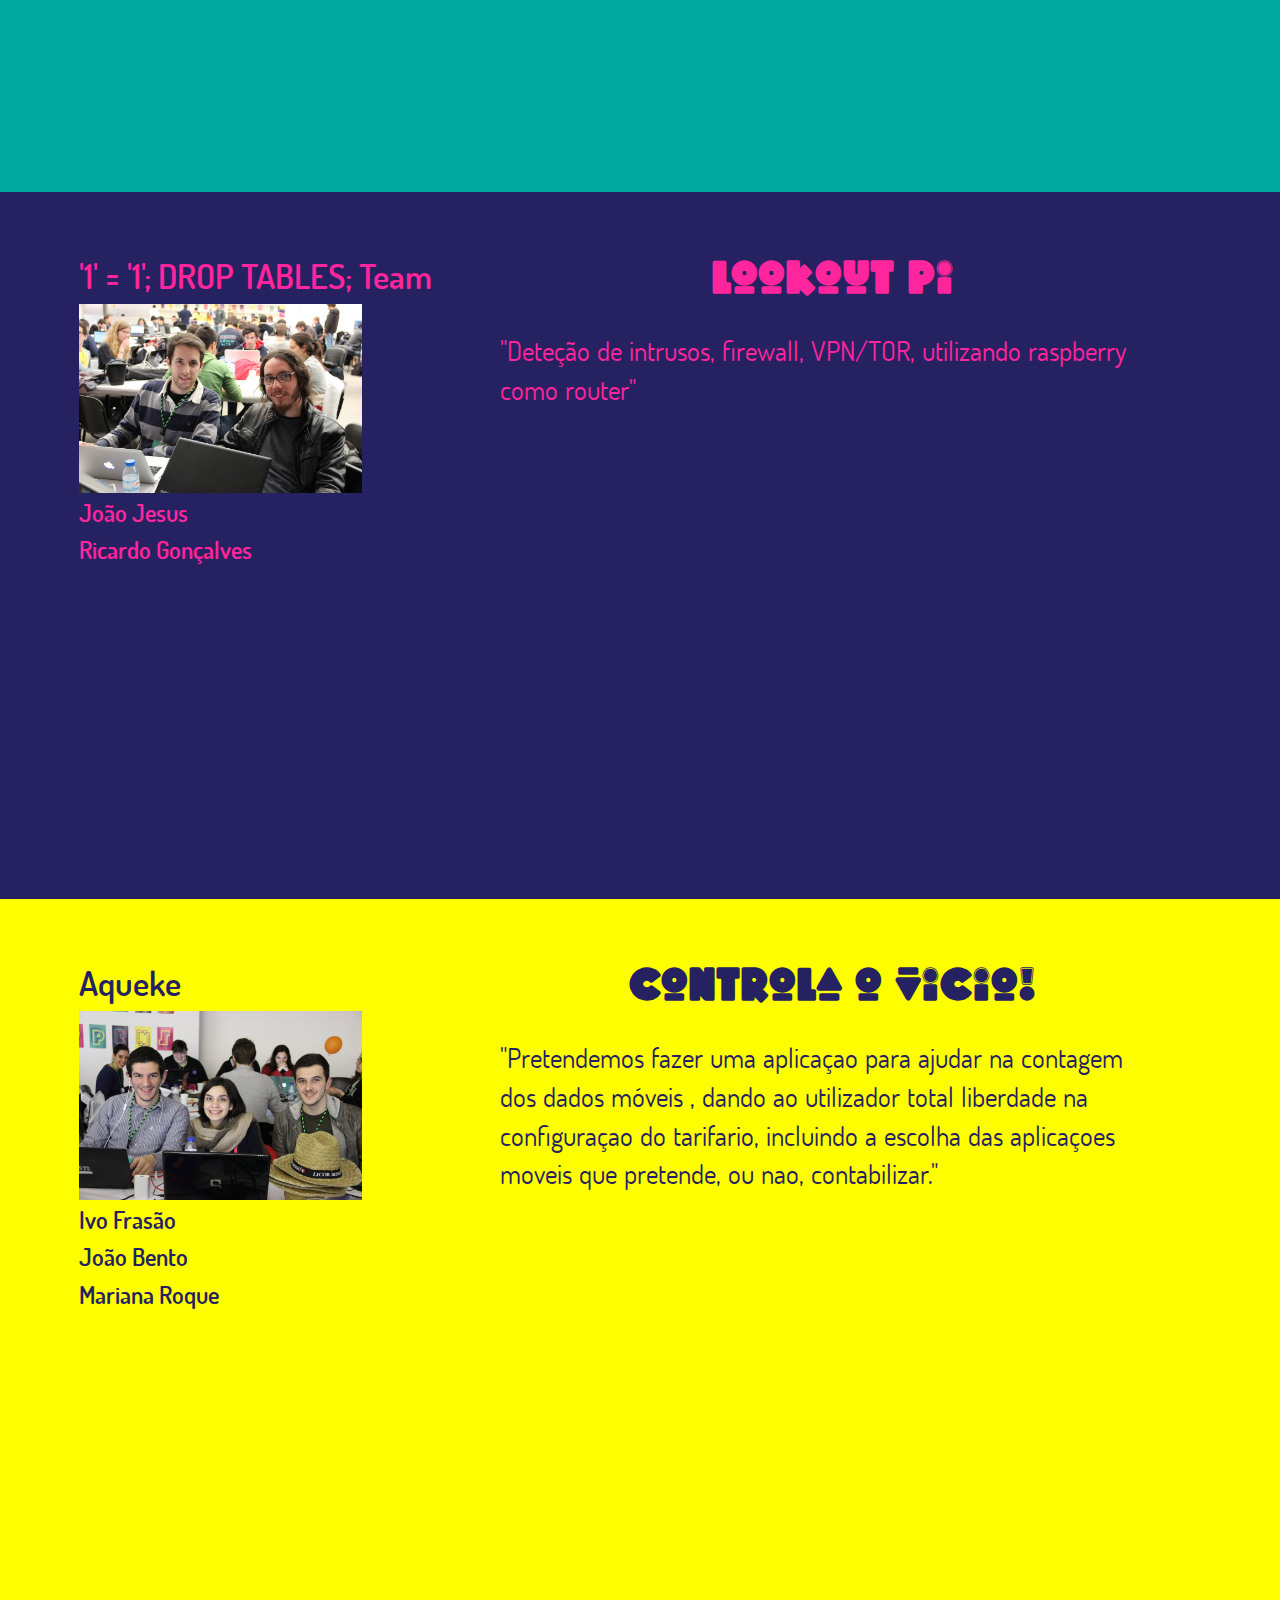
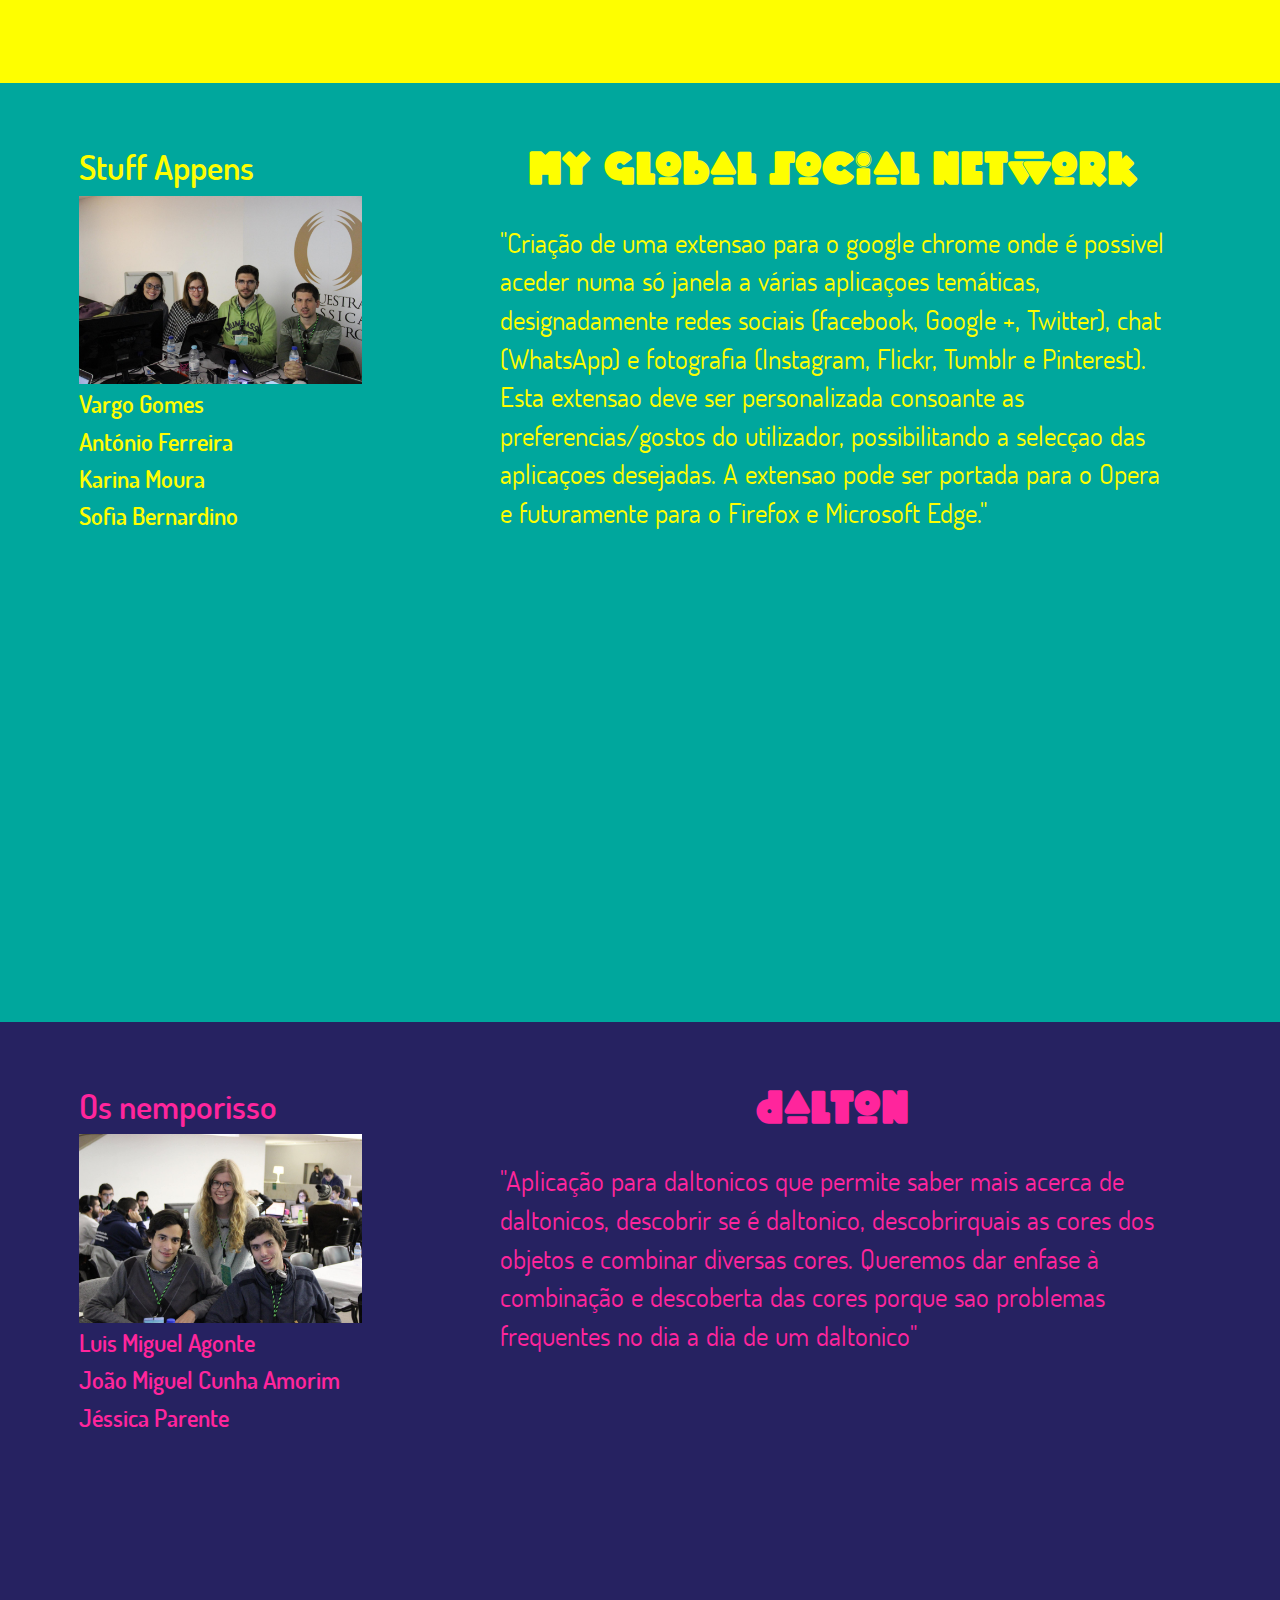
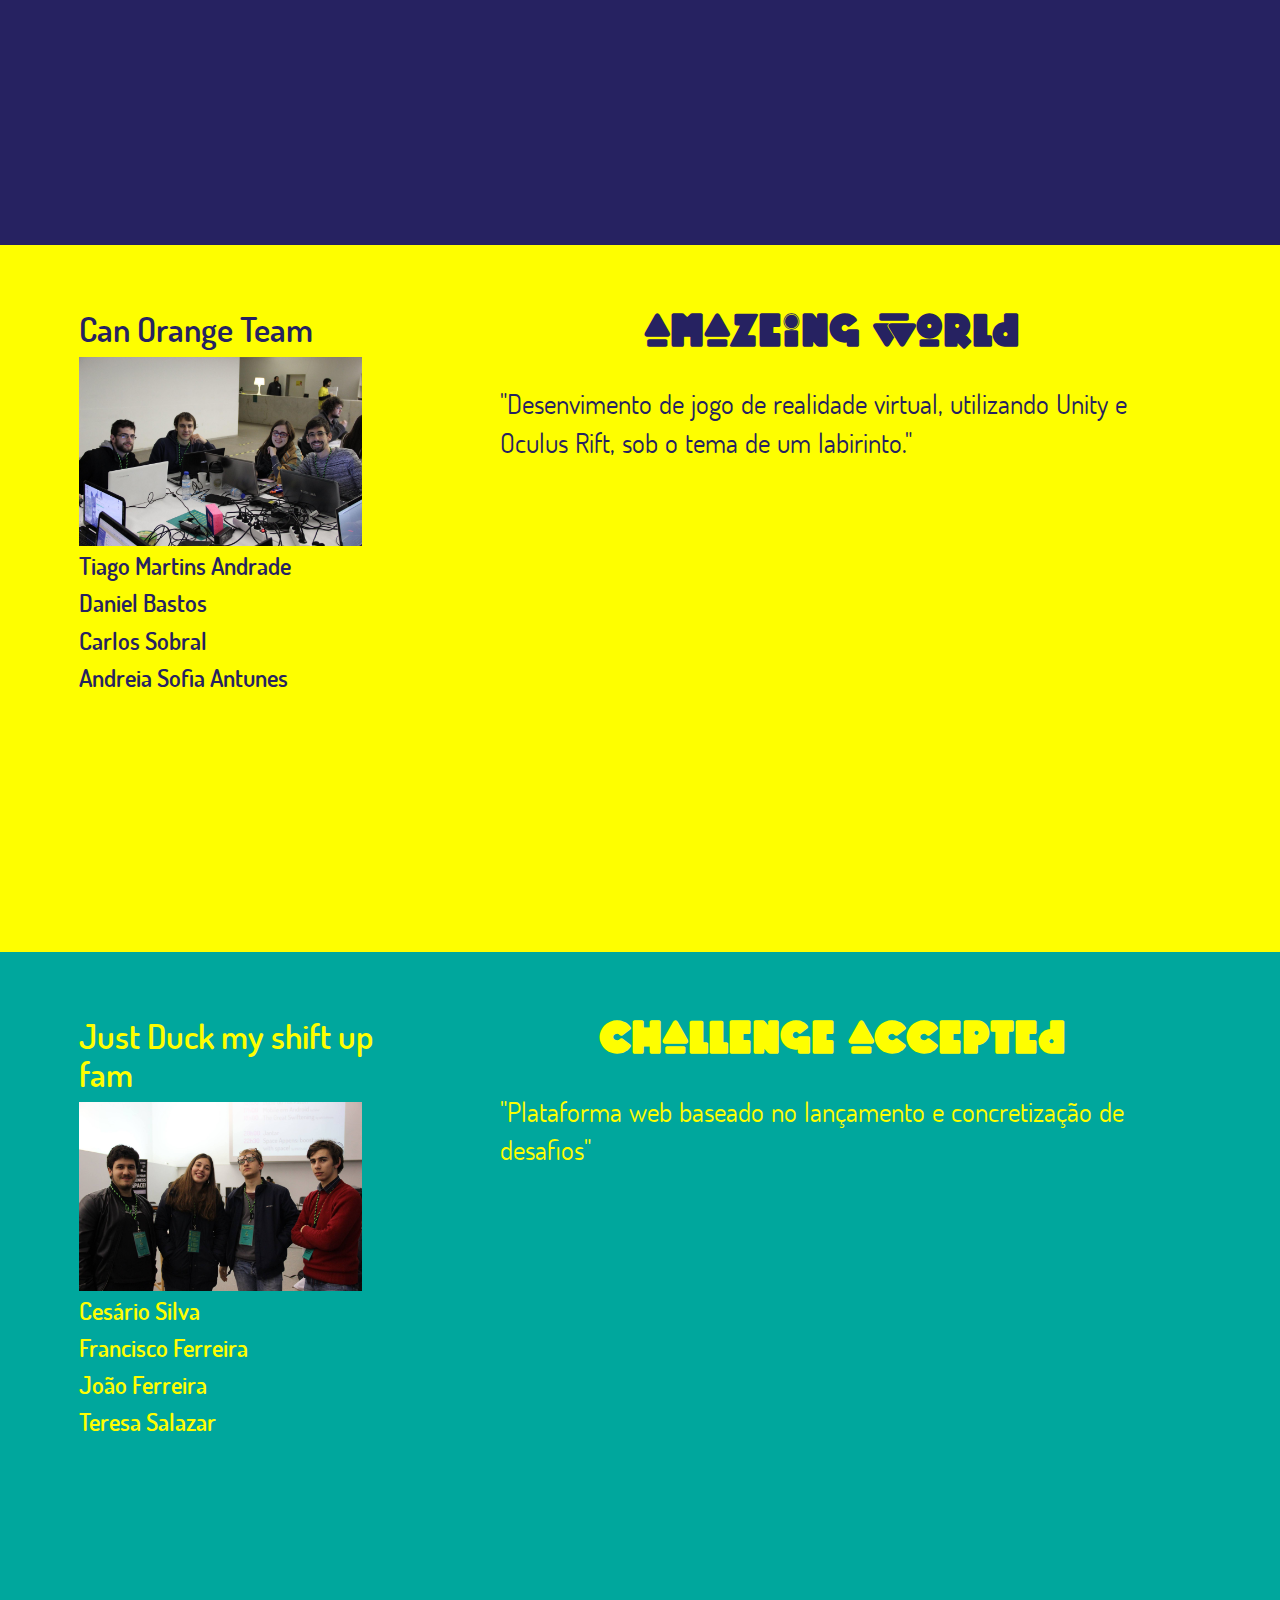
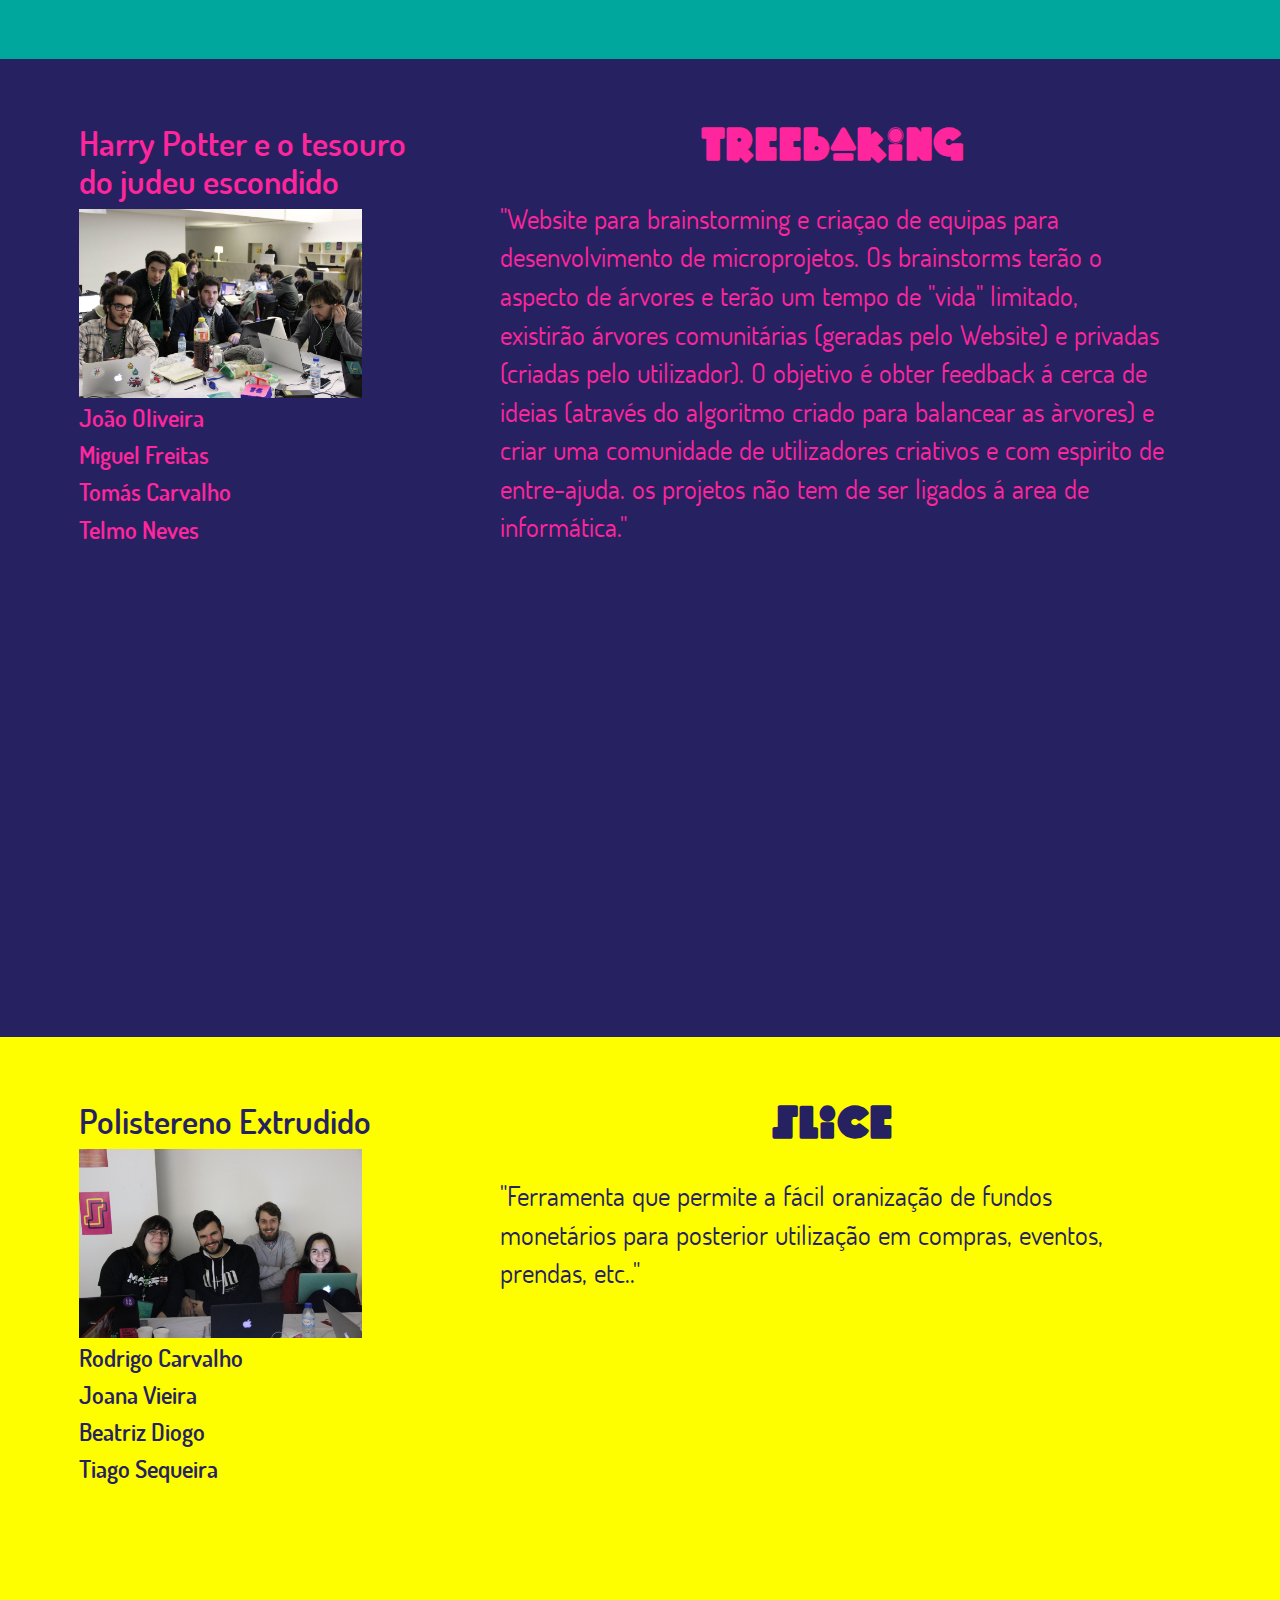
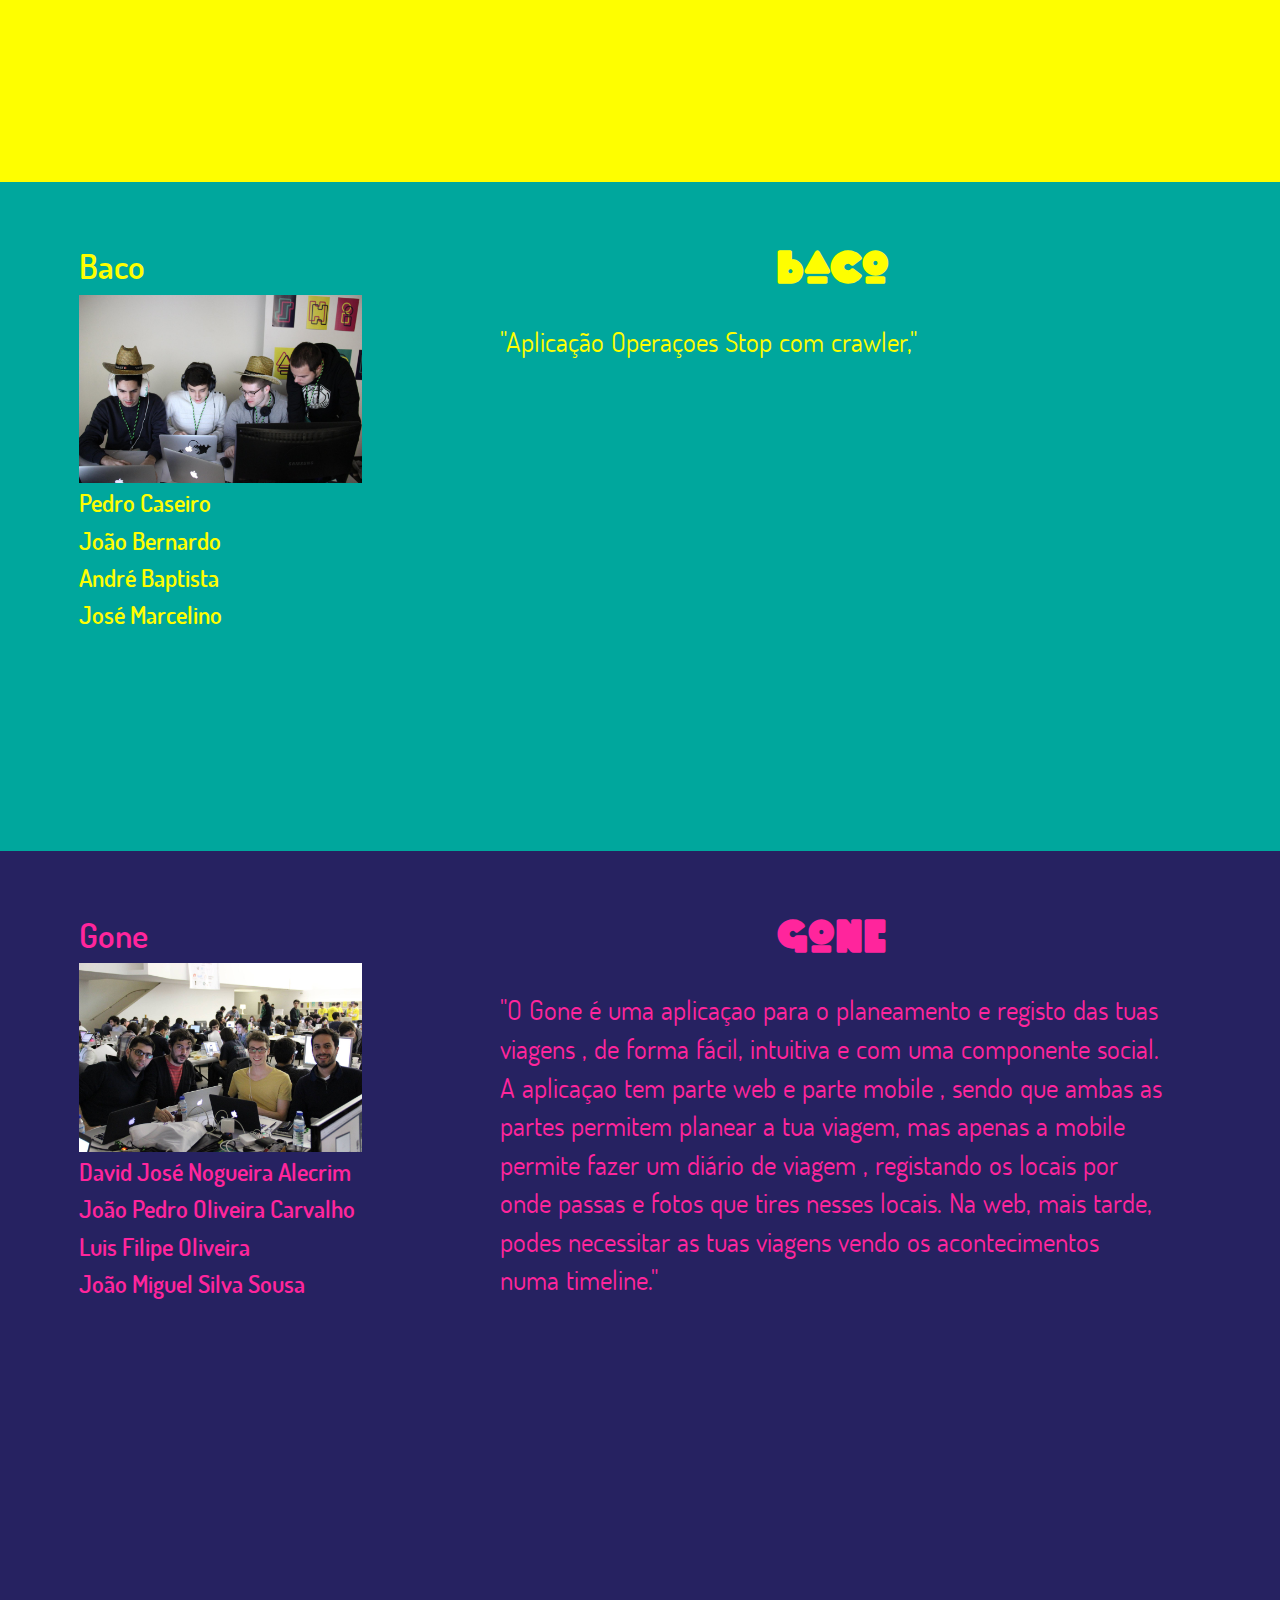
<file: hangover/index.html>
<!DOCTYPE html>

<html>
    <head>
        <meta charset="utf-8"/>
        <title>Shift Hangover</title>
        <meta name="viewport" content="width=device-width, initial-scale=1">
        <link rel="shortcut icon" type="image/png" href="../assets/img/favicon.ico"/>

        <link rel="stylesheet" type="text/css" href="../assets/css/reset.css"/>
        <link rel="stylesheet" type="text/css" href="../assets/css/animate.css">
        <link rel="stylesheet" type="text/css" href="../assets/css/font.css"/>
        <link rel="stylesheet" type="text/css" href="../assets/css/bootstrap.min.css">
        <link rel="stylesheet" type="text/css" href="../assets/css/font-awesome.min.css">
        <link rel="stylesheet" type="text/css" href="../assets/css/hangover.css"/>

        <meta property="og:url" content="http://shiftappens.com/">
        <meta property="og:type" content="website">
        <meta property="og:title" content="Shift APPens" />
        <meta property="og:site_name" content="Shift APPens"/>
        <meta property="og:description" content="Shift APPens | O hackathon mais louco do país!" />
        <meta property="og:locale" content="pt_PT" />
        <meta property="og:image" content="http://shiftappens.com/assets/img/logo-mobile.png" />
    </head>
    <body>
        <div id="home">
            <div class="content home-container">
                <header>
                    <h1>SHIFT HANGOVER!</h1>
                    <p>What APPened?</p>
                    <a class="page-scroll" href="#main">
                        <img class="arrow" src="../assets/img/arrow.svg" alt="Arrow" style="opacity: 1;">
                    </a>
                </header>
            </div>
        </div>
        <div id="powered">
            <a href="http://www.shiftappens.com/"><p>Powered by</p><p>Shift APPens</p></a>
        </div>
        <div id="main" class="section">
        </div>
        <div id="footer" class="section fp-auto-height">
                <div class="footer-container container">
                    <div class="footer-content">
                        <div class="row">
                            <div class="past-editions col-xs-12 col-sm-12 col-md-6 col-lg-6">
                                <a href="http://2014.shiftappens.com/" target="_blank">Shift APPens 2014</a>&nbsp;&nbsp;&nbsp;<a href="http://2015.shiftappens.com/" target="_blank">Shift APPens 2015</a>
                            </div>
                            <div class="contacts col-xs-12 col-sm-12 col-md-6 col-lg-6">
                                <a href="mail-to:info@shiftappens.com" target="_blank"><i class="fa fa-envelope-o"></i></a>
                                <a href="https://twitter.com/ShiftAPPens" target="_blank"><i class="fa fa-twitter"></i></a>
                                <a href="https://www.facebook.com/whereshiftappens" target="_blank"><i class="fa fa-facebook"></i></a>
                            </div>
                        </div>
                    </div>
                </div>
            </div>
        <script src="../assets/js/jquery.min.js"></script>
        <script src="../assets/js/jquery-ui.min.js"></script>
        <script src="../assets/js/bootstrap.min.js"></script>
        <script src="../assets/js/jquery.easing.min.js"></script>
        <script src="../assets/js/hangover.js"></script>
    </body>
</html>
</file>
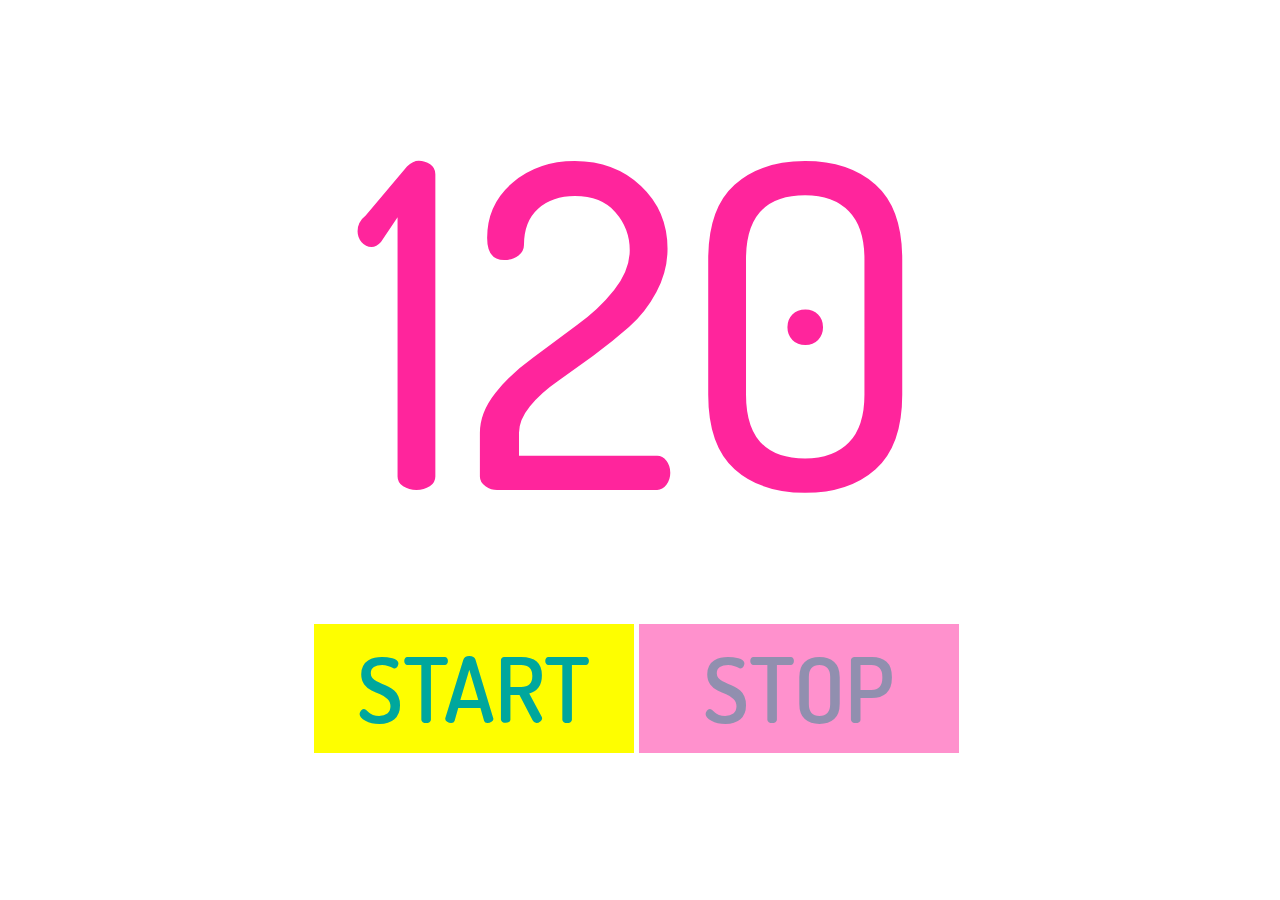
<file: countdown.html>
<!DOCTYPE html>
<html>
    <head>
        <meta charset="utf-8">
        <title>Countdown</title>
        <meta name="viewport" content="width=device-width, initial-scale=1">
        <link rel="shortcut icon" type="image/png" href="assets/img/favicon.ico"/>

        <link rel="stylesheet" type="text/css" href="assets/css/reset.css"/>
        <link rel="stylesheet" type="text/css" href="assets/css/animate.css">
        <link rel="stylesheet" type="text/css" href="assets/css/font.css"/>
        <link rel="stylesheet" type="text/css" href="assets/css/bootstrap.min.css">
        <link rel="stylesheet" type="text/css" href="assets/css/style.css"/>
        <link rel="stylesheet" type="text/css" href="assets/css/countdown.css"/>

        <meta property="og:url" content="http://shiftappens.com/">
        <meta property="og:type" content="website">
        <meta property="og:title" content="Shift APPens" />
        <meta property="og:site_name" content="Shift APPens"/>
        <meta property="og:description" content="Shift APPens | O hackathon mais louco do país!" />
        <meta property="og:locale" content="pt_PT" />
        <meta property="og:image" content="http://shiftappens.com/assets/img/logo-mobile.png" />
    </head>
    <body>
        <section id="main">
            <div class="container">
                <h1 id="time">120</h1>
                <div id="buttons">
                    <button id="start_timer">START</button>
                    <button id="stop_timer">STOP</button>
                </div>
            </div>
        </section>
        <script src="assets/js/jquery.min.js"></script>
        <script src="assets/js/jquery-ui.min.js"></script>
        <script src="assets/js/bootstrap.min.js"></script>
        <script src="assets/js/countdown.js"></script>
    </body>
</html>
</file>
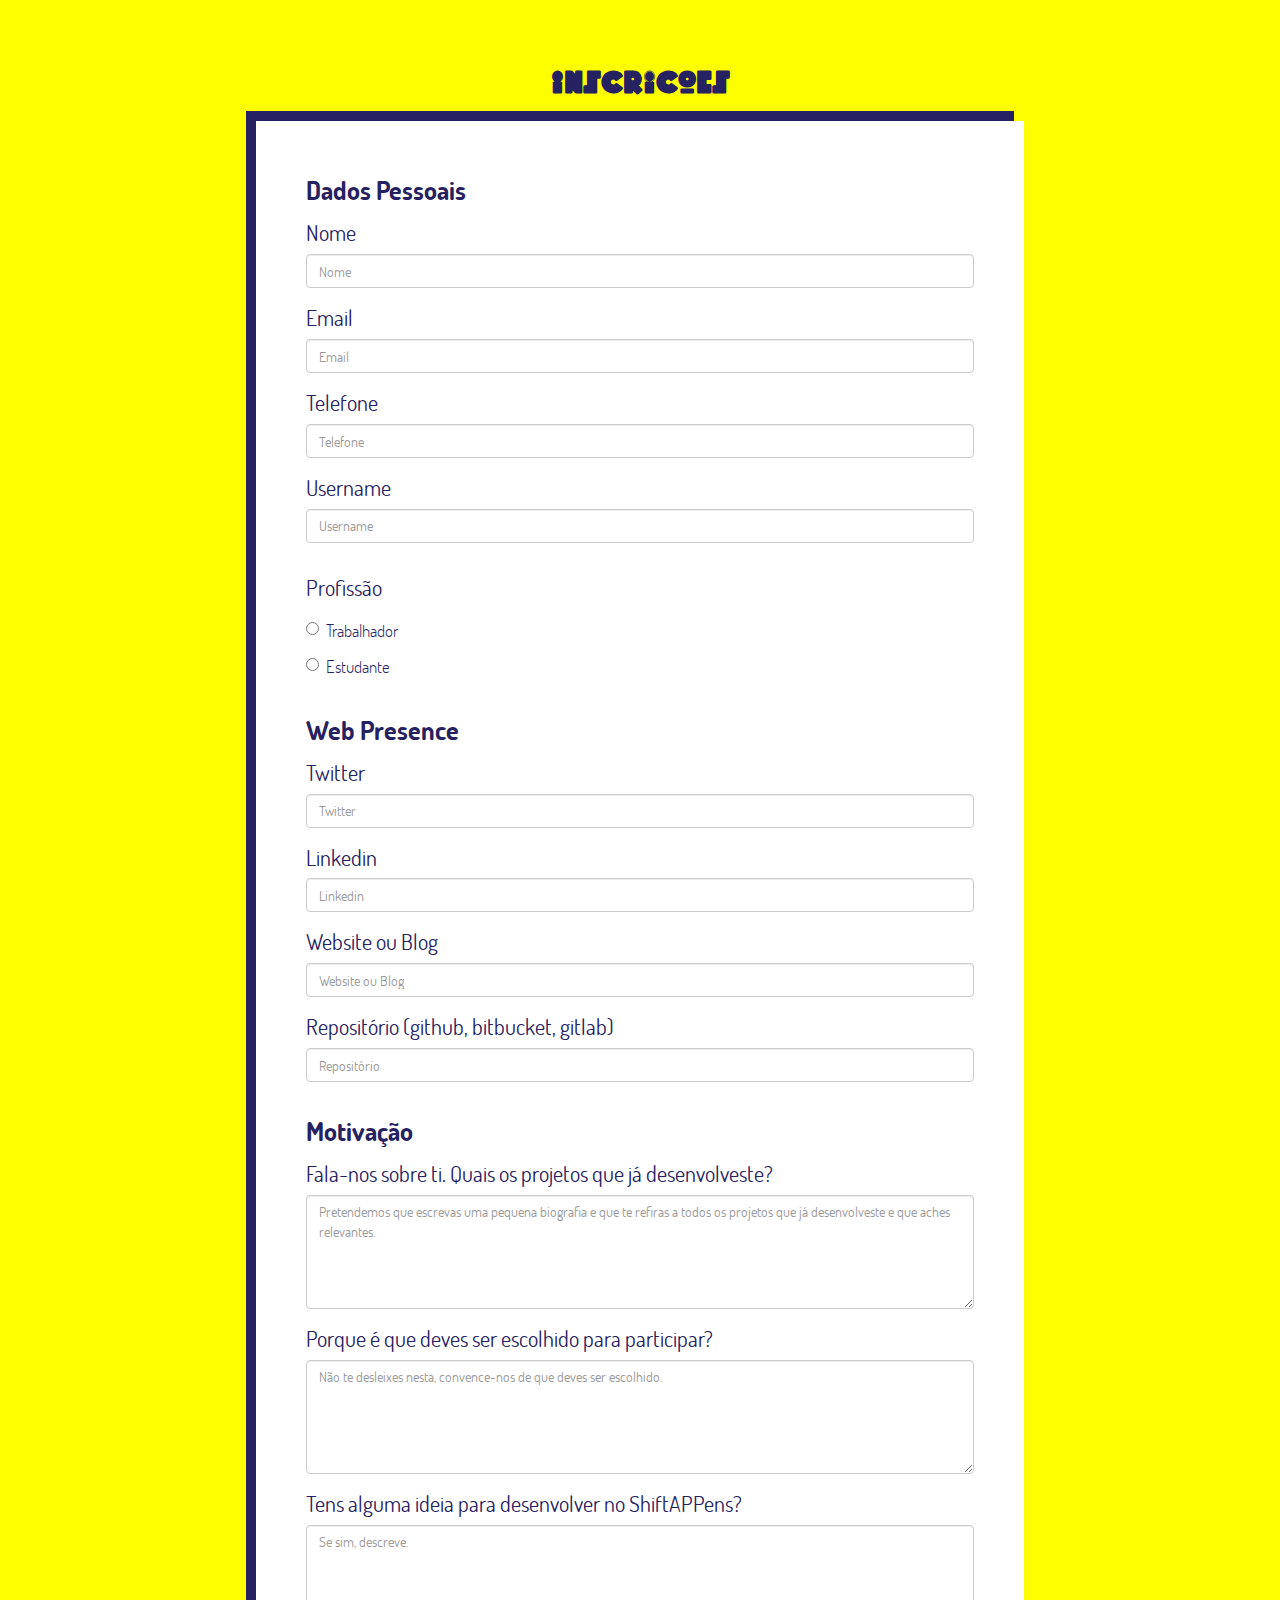
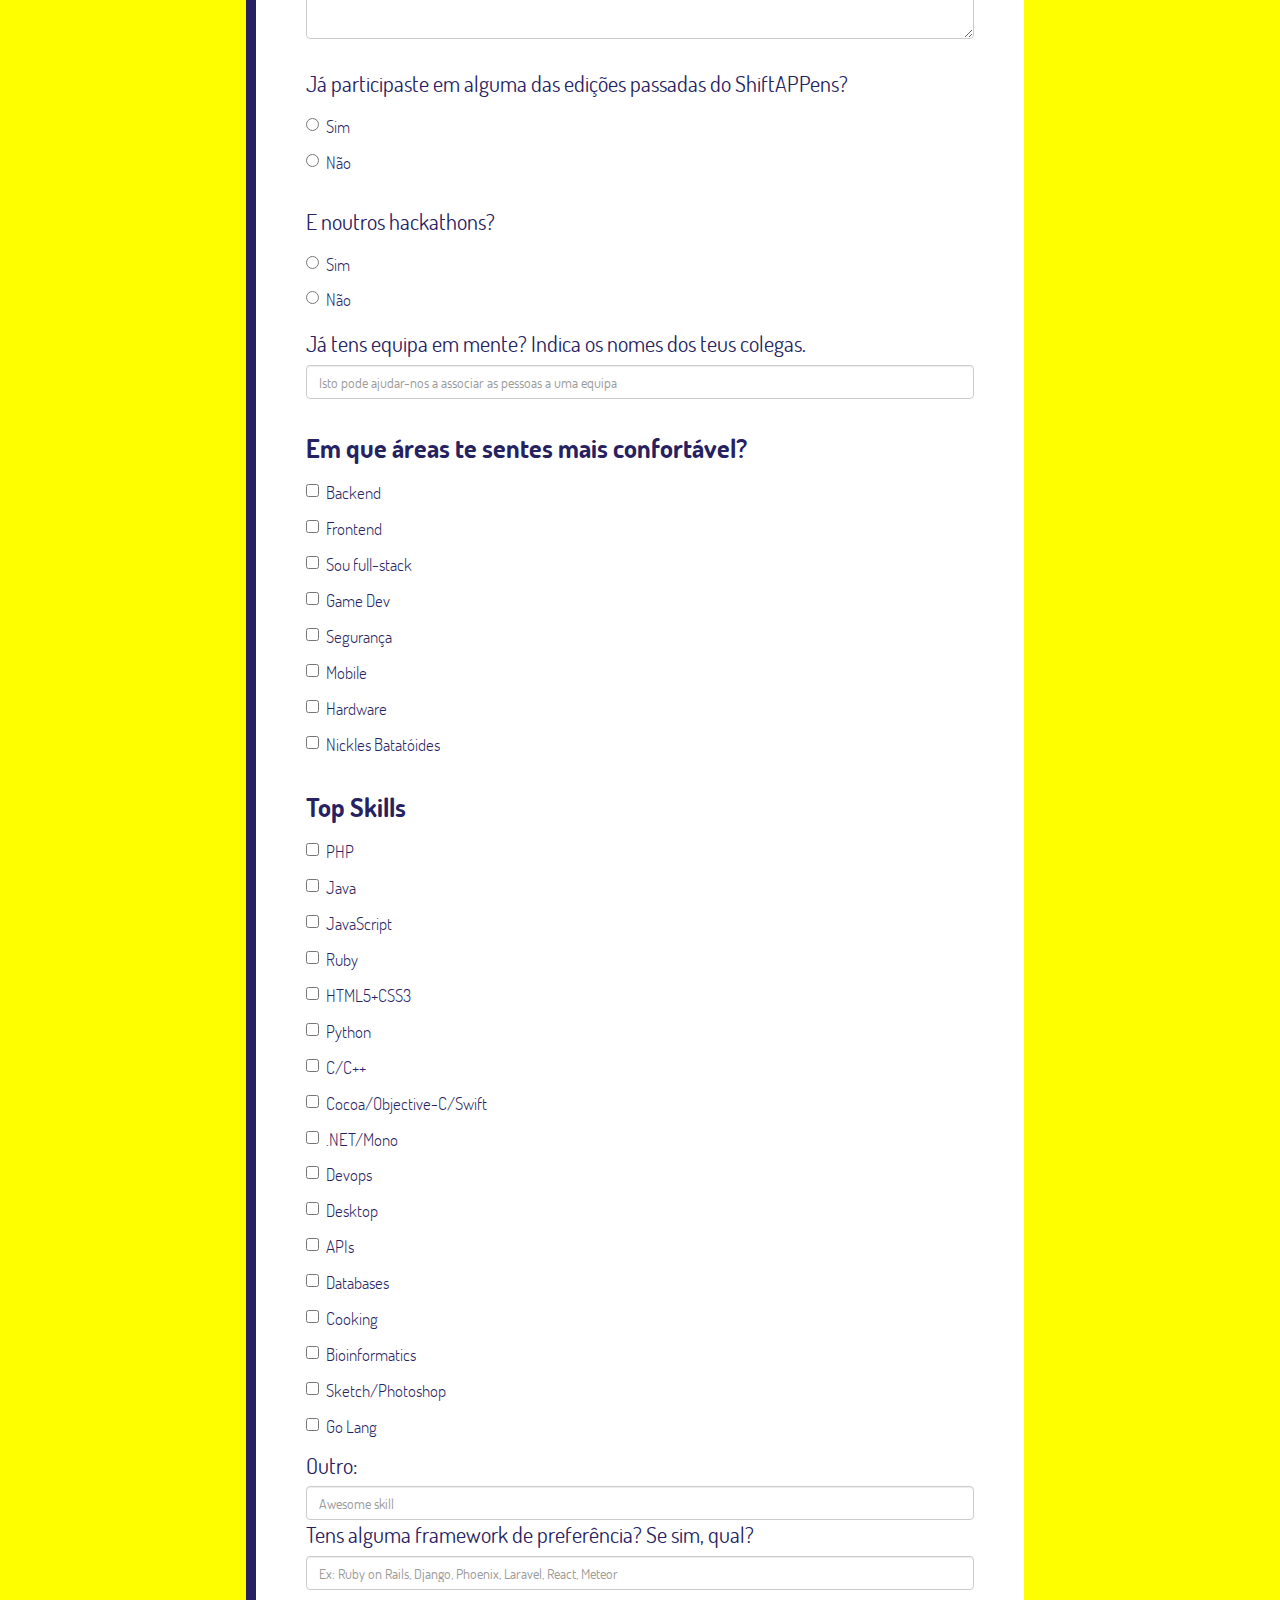
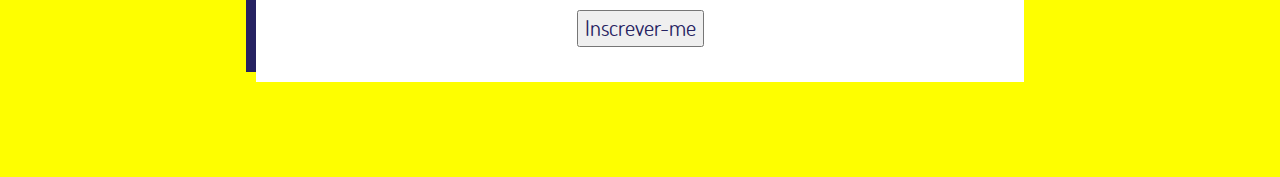
<file: signin.html>
<!DOCTYPE html>

<html>
    <head>
        <meta charset="utf-8"/>
        <title>Shift APPens</title>
        <meta name="viewport" content="width=device-width, initial-scale=1">
        <link rel="shortcut icon" type="image/png" href="assets/img/favicon.jpeg"/>

        <link rel="stylesheet" type="text/css" href="assets/css/reset.css"/>
        <link rel="stylesheet" type="text/css" href="assets/css/animate.css">
        <link rel="stylesheet" type="text/css" href="assets/css/font.css"/>
        <link rel="stylesheet" type="text/css" href="assets/css/bootstrap.min.css">
        <link rel="stylesheet" type="text/css" href="assets/css/font-awesome.min.css">
        <link rel="stylesheet" type="text/css" href="assets/css/style.css"/>

        <meta property="og:url" content="http://shiftappens.com/">
        <meta property="og:type" content="website">
        <meta property="og:title" content="Shift APPens" />
        <meta property="og:site_name" content="Shift APPens"/>
        <meta property="og:description" content="Shift APPens | O hackathon mais louco do país!" />
        <meta property="og:locale" content="pt_PT" />
        <meta property="og:image" content="http://shiftappens.com/assets/img/logo-mobile.png" />
    </head>
    <body>
        <section id="sign-in">
            <section class="sign-in-container">
                <header>
                    <h1>Inscricoes</h1>
                </header>
                <div class="sign-in-content">
                    <form method="POST" action="handleSignin.php">
                        <p>Dados Pessoais</p>
                        <div class="form-group">
                            <label for="nameInput" class="control-label">Nome</label>
                            <input type="text" name="name" class="form-control" id="nameInput" placeholder="Nome" required/>
                        </div>
                        <div class="form-group">
                            <label for="emailInput" class="control-label">Email</label>
                            <input type="email" name="email" class="form-control" id="emailInput" placeholder="Email" required/>
                        </div>
                        <div class="form-group">
                            <label for="phoneInput" class="control-label">Telefone</label>
                            <input type="tel" name="phone" class="form-control" id="phoneInput" placeholder="Telefone" required/>
                        </div>
                        <div class="form-group">
                            <label for="userNameInput" class="control-label">Username</label>
                            <input type="text" name="username" class="form-control" id="userNameInput" placeholder="Username" required/>
                        </div>
                        <div class="form-group radio-group">
                            <p>Profissão</p>
                            <div class="radio">
                                <label>
                                    <input type="radio" name="occupation" id="worker" value="worker" required/>
                                    Trabalhador
                                </label>
                            </div>
                            <div class="radio">
                                <label>
                                    <input type="radio" name="occupation" id="student" value="student" required/>
                                    Estudante
                                </label>
                            </div>
                        </div>
                        <div class="form-group collapse" id="faculty">
                            <label for="workplaceInput" class="control-label">Faculdade</label>
                            <input type="text" name="workplace" class="form-control" id="facultyInput" placeholder="Faculdade"/>
                        </div>
                        <div class="form-group collapse" id="workplace">
                            <label for="workplaceInput" class="control-label">Local de Trabalho</label>
                            <input type="text" name="workplace" class="form-control" id="workplaceInput" placeholder="Local de Trabalho"/>
                        </div>


                        <p>Web Presence</p>
                        <div class="form-group">
                            <label for="twitterInput" class="control-label">Twitter</label>
                            <input type="url" class="form-control" name="twitter" id="twitterInput" placeholder="Twitter"/>
                        </div>
                        <div class="form-group">
                            <label for="linkedinInput" class="control-label">Linkedin</label>
                            <input type="url" class="form-control" name="linkedin" id="linkedinInput" placeholder="Linkedin"/>
                        </div>
                        <div class="form-group">
                            <label for="websiteInput" class="control-label">Website ou Blog</label>
                            <input type="url" class="form-control" name="website" id="websiteInput" placeholder="Website ou Blog"/>
                        </div>
                        <div class="form-group">
                            <label for="repositoryInput" class="control-label">Repositório (github, bitbucket, gitlab)</label>
                            <input type="url" class="form-control" name="repository" id="repositoryInput" placeholder="Repositório"/>
                        </div>


                        <p>Motivação</p>
                        <div class="form-group">
                            <label for="aboutInput" class="control-label">Fala-nos sobre ti. Quais os projetos que já desenvolveste?</label>
                            <textarea name="about" class="form-control" id="aboutInput" rows="5" placeholder="Pretendemos que escrevas uma pequena biografia e que te refiras a todos os projetos que já desenvolveste e que aches relevantes." required></textarea>
                        </div>
                        <div class="form-group">
                            <label for="whyInput" class="control-label">Porque é que deves ser escolhido para participar?</label>
                            <textarea name="why" class="form-control" id="whyInput" rows="5" placeholder="Não te desleixes nesta, convence-nos de que deves ser escolhido." required></textarea>
                        </div>
                        <div class="form-group">
                            <label for="ideaInput" class="control-label">Tens alguma ideia para desenvolver no ShiftAPPens?</label>
                            <textarea name="idea" class="form-control" id="ideaInput" rows="5" placeholder="Se sim, descreve." required></textarea>
                        </div>
                        <div class="form-group radio-group">
                            <p>Já participaste em alguma das edições passadas do ShiftAPPens?</p>
                            <div class="radio">
                                <label>
                                    <input type="radio" name="pastEditions" value="yes" required/>
                                    Sim
                                </label>
                            </div>
                            <div class="radio">
                                <label>
                                    <input type="radio" name="pastEditions" value="no" required/>
                                    Não
                                </label>
                            </div>
                        </div>
                        <div class="form-group radio-group">
                            <p>E noutros hackathons?</p>
                            <div class="radio">
                                <label>
                                    <input type="radio" name="hackathons" value="yes" required/>
                                    Sim
                                </label>
                            </div>
                            <div class="radio">
                                <label>
                                    <input type="radio" name="hackathons" value="no" required/>
                                    Não
                                </label>
                            </div>
                        </div>
                        <div class="form-group">
                            <label for="teamInput" class="control-label">Já tens equipa em mente? Indica os nomes dos teus colegas.</label>
                            <input type="text" name="team" class="form-control" id="teamInput" placeholder="Isto pode ajudar-nos a associar as pessoas a uma equipa"/>
                        </div>

                        <p>Em que áreas te sentes mais confortável?</p>
                        <div class="form-group">
                            <div class="checkbox">
                                <label>
                                    <input type="checkbox" name="areas[]" value="Backend"/>
                                    Backend
                                </label>
                            </div>
                            <div class="checkbox">
                                <label>
                                    <input type="checkbox" name="areas[]" value="Frontend"/>
                                    Frontend
                                </label>
                            </div>
                            <div class="checkbox">
                                <label>
                                    <input type="checkbox" name="areas[]" value="Sou full-stack"/>
                                    Sou full-stack
                                </label>
                            </div>
                            <div class="checkbox">
                                <label>
                                    <input type="checkbox" name="areas[]" value="Game Dev"/>
                                    Game Dev
                                </label>
                            </div>
                            <div class="checkbox">
                                <label>
                                    <input type="checkbox" name="areas[]" value="Segurança"/>
                                    Segurança
                                </label>
                            </div>
                            <div class="checkbox">
                                <label>
                                    <input type="checkbox" name="areas[]" value="Mobile"/>
                                    Mobile
                                </label>
                            </div>
                            <div class="checkbox">
                                <label>
                                    <input type="checkbox" name="areas[]" value="Hardware"/>
                                    Hardware
                                </label>
                            </div>
                            <div class="checkbox">
                                <label>
                                    <input type="checkbox" name="areas[]" value="Nickles Batatóides"/>
                                    Nickles Batatóides
                                </label>
                            </div>
                        </div>


                        <p>Top Skills</p>
                        <div class="form-group">
                            <div class="checkbox">
                                <label>
                                    <input type="checkbox" name="skills[]" value="PHP"/>
                                    PHP
                                </label>
                            </div>
                            <div class="checkbox">
                                <label>
                                    <input type="checkbox" name="skills[]" value="Java"/>
                                    Java
                                </label>
                            </div>
                            <div class="checkbox">
                                <label>
                                    <input type="checkbox" name="skills[]" value="JavaScript"/>
                                    JavaScript
                                </label>
                            </div>
                            <div class="checkbox">
                                <label>
                                    <input type="checkbox" name="skills[]" value="Ruby"/>
                                    Ruby
                                </label>
                            </div>
                            <div class="checkbox">
                                <label>
                                    <input type="checkbox" name="skills[]" value="HTML5+CSS3"/>
                                    HTML5+CSS3
                                </label>
                            </div>
                            <div class="checkbox">
                                <label>
                                    <input type="checkbox" name="skills[]" value="Python"/>
                                    Python
                                </label>
                            </div>
                            <div class="checkbox">
                                <label>
                                    <input type="checkbox" name="skills[]" value="C/C++"/>
                                    C/C++
                                </label>
                            </div>
                            <div class="checkbox">
                                <label>
                                    <input type="checkbox" name="skills[]" value="Cocoa/Objective-C/Swift"/>
                                    Cocoa/Objective-C/Swift
                                </label>
                            </div>
                            <div class="checkbox">
                                <label>
                                    <input type="checkbox" name="skills[]" value=".NET/Mono"/>
                                    .NET/Mono
                                </label>
                            </div>
                            <div class="checkbox">
                                <label>
                                    <input type="checkbox" name="skills[]" value="Devops"/>
                                    Devops
                                </label>
                            </div>
                            <div class="checkbox">
                                <label>
                                    <input type="checkbox" name="skills[]" value="Desktop"/>
                                    Desktop
                                </label>
                            </div>
                            <div class="checkbox">
                                <label>
                                    <input type="checkbox" name="skills[]" value="APIs"/>
                                    APIs
                                </label>
                            </div>
                            <div class="checkbox">
                                <label>
                                    <input type="checkbox" name="skills[]" value="Databases"/>
                                    Databases
                                </label>
                            </div>
                            <div class="checkbox">
                                <label>
                                    <input type="checkbox" name="skills[]" value="Cooking"/>
                                    Cooking
                                </label>
                            </div>
                            <div class="checkbox">
                                <label>
                                    <input type="checkbox" name="skills[]" value="Bioinformatics"/>
                                    Bioinformatics
                                </label>
                            </div>
                            <div class="checkbox">
                                <label>
                                    <input type="checkbox" name="skills[]" value="Sketch/Photoshop"/>
                                    Sketch/Photoshop
                                </label>
                            </div>
                            <div class="checkbox">
                                <label>
                                    <input type="checkbox" name="skills[]" value="Go Lang"/>
                                    Go Lang
                                </label>
                            </div>

                            <label for="otherSkillInput" class="control-label">Outro:</label>
                            <input type="text" class="form-control" name="otherSkill" id="otherSkillInput" placeholder="Awesome skill"/>

                            <label for="frameworkInput" class="control-label">Tens alguma framework de preferência? Se sim, qual?</label>
                            <input type="text" name="framework" class="form-control" id="frameworkInput" placeholder="Ex: Ruby on Rails, Django, Phoenix, Laravel, React, Meteor"/>
                        </div>

                        <div class="form-group" id="submit">
                            <input type="submit" value="Inscrever-me"/>
                        </div>

                    </form>
                </div>
            </section>
        </section>
        <script src="assets/js/jquery.min.js"></script>
        <script src="assets/js/bootstrap.min.js"></script>
        <script src="assets/js/jquery.mousewheel.min.js"></script>
        <script src="assets/js/signin.js"></script>
    </body>
</html>
</file>
<file: assets/css/font.css>
@font-face {
  font-family: 'mopsterregular';
  src: url('../fonts/mopster-regular-webfont.eot');
  src: url('../fonts/mopster-regular-webfont.eot?#iefix') format('embedded-opentype'), url('../fonts/mopster-regular-webfont.woff2') format('woff2'), url('../fonts/mopster-regular-webfont.woff') format('woff'), url('../fonts/mopster-regular-webfont.ttf') format('truetype'), url('../fonts/mopster-regular-webfont.svg#mopsterregular') format('svg');
  font-weight: normal;
  font-style: normal;
}
</file>
<file: assets/css/style.css>
@font-face {
  font-family: Dosis;
  font-style: normal;
  font-weight: 200;
  src: local(Dosis ExtraLight), local(Dosis-ExtraLight), url("../fonts/RPKDmaFi75RJkvjWaDDb0vesZW2xOQ-xsNqO47m55DA.woff2") format("woff2");
  src: local(Dosis ExtraLight), local(Dosis-ExtraLight), url(../fonts/RPKDmaFi75RJkvjWaDDb0vesZW2xOQ-xsNqO47m55DA.ttf) format(truetype);
  unicode-range: U+0000-00FF, U+0131, U+0152-0153, U+02C6, U+02DA, U+02DC, U+2000-206F, U+2074, U+20AC, U+2212, U+2215, U+E0FF, U+EFFD, U+F000; }
@font-face {
  font-family: Dosis;
  font-style: normal;
  font-weight: 300;
  src: local(Dosis Light), local(Dosis-Light), url("../fonts/7aJzV14HzAOiwNTiPgucGfesZW2xOQ-xsNqO47m55DA.woff2") format("woff2");
  src: local(Dosis Light), local(Dosis-Light), url(../fonts/7aJzV14HzAOiwNTiPgucGfesZW2xOQ-xsNqO47m55DA.ttf) format(truetype);
  unicode-range: U+0000-00FF, U+0131, U+0152-0153, U+02C6, U+02DA, U+02DC, U+2000-206F, U+2074, U+20AC, U+2212, U+2215, U+E0FF, U+EFFD, U+F000; }
@font-face {
  font-family: Dosis;
  font-style: normal;
  font-weight: 400;
  src: local(Dosis Regular), local(Dosis-Regular), url("../fonts/4hYyXH_8WmbBLamf6WjLwg.woff2") format("woff2");
  src: local(Dosis Regular), local(Dosis-Regular), url(../fonts/4hYyXH_8WmbBLamf6WjLwg.ttf) format(truetype);
  unicode-range: U+0000-00FF, U+0131, U+0152-0153, U+02C6, U+02DA, U+02DC, U+2000-206F, U+2074, U+20AC, U+2212, U+2215, U+E0FF, U+EFFD, U+F000; }
@font-face {
  font-family: Dosis;
  font-style: normal;
  font-weight: 500;
  src: local(Dosis Medium), local(Dosis-Medium), url("../fonts/mAcLJWdPWDNiDJwJvcWKc_esZW2xOQ-xsNqO47m55DA.woff2") format("woff2");
  src: local(Dosis Medium), local(Dosis-Medium), url(../fonts/mAcLJWdPWDNiDJwJvcWKc_esZW2xOQ-xsNqO47m55DA.ttf) format(truetype);
  unicode-range: U+0000-00FF, U+0131, U+0152-0153, U+02C6, U+02DA, U+02DC, U+2000-206F, U+2074, U+20AC, U+2212, U+2215, U+E0FF, U+EFFD, U+F000; }
@font-face {
  font-family: Dosis;
  font-style: normal;
  font-weight: 600;
  src: local(Dosis SemiBold), local(Dosis-SemiBold), url("../fonts/O6SOu9hYsPHTU43R17NS5fesZW2xOQ-xsNqO47m55DA.woff2") format("woff2");
  src: local(Dosis SemiBold), local(Dosis-SemiBold), url(../fonts/O6SOu9hYsPHTU43R17NS5fesZW2xOQ-xsNqO47m55DA.ttf) format(truetype);
  unicode-range: U+0000-00FF, U+0131, U+0152-0153, U+02C6, U+02DA, U+02DC, U+2000-206F, U+2074, U+20AC, U+2212, U+2215, U+E0FF, U+EFFD, U+F000; }
@font-face {
  font-family: Dosis;
  font-style: normal;
  font-weight: 700;
  src: local(Dosis Bold), local(Dosis-Bold), url("../fonts/22aDRG5X9l7obljtz7tihvesZW2xOQ-xsNqO47m55DA.woff2") format("woff2");
  src: local(Dosis Bold), local(Dosis-Bold), url(../fonts/22aDRG5X9l7obljtz7tihvesZW2xOQ-xsNqO47m55DA.ttf) format(truetype);
  unicode-range: U+0000-00FF, U+0131, U+0152-0153, U+02C6, U+02DA, U+02DC, U+2000-206F, U+2074, U+20AC, U+2212, U+2215, U+E0FF, U+EFFD, U+F000; }
@font-face {
  font-family: Dosis;
  font-style: normal;
  font-weight: 800;
  src: local(Dosis ExtraBold), local(Dosis-ExtraBold), url("../fonts/nq3OPeKr7RUSF_YDJ1woxvesZW2xOQ-xsNqO47m55DA.woff2") format("woff2");
  src: local(Dosis ExtraBold), local(Dosis-ExtraBold), url(../fonts/nq3OPeKr7RUSF_YDJ1woxvesZW2xOQ-xsNqO47m55DA.ttf) format(truetype);
  unicode-range: U+0000-00FF, U+0131, U+0152-0153, U+02C6, U+02DA, U+02DC, U+2000-206F, U+2074, U+20AC, U+2212, U+2215, U+E0FF, U+EFFD, U+F000; }
html {
  overflow-x: hidden; }

body, html {
  font-family: "Dosis";
  font-size: 1.3em;
  height: 100%;
  margin: 0; }
  body.modal-open, html.modal-open {
    overflow: visible; }

#home, #background, #about, #history, #where, #schedule, #panel, #awards, #challenges, #sign-in, #error, #success, #partners, #faq {
  width: 100vw;
  padding-top: 27px;
  padding-bottom: 75px; }
  #home .container > header, #background .container > header, #about .container > header, #history .container > header, #where .container > header, #schedule .container > header, #panel .container > header, #awards .container > header, #challenges .container > header, #sign-in .container > header, #error .container > header, #success .container > header, #partners .container > header, #faq .container > header {
    text-align: center; }
    #home .container > header h1, #background .container > header h1, #about .container > header h1, #history .container > header h1, #where .container > header h1, #schedule .container > header h1, #panel .container > header h1, #awards .container > header h1, #challenges .container > header h1, #sign-in .container > header h1, #error .container > header h1, #success .container > header h1, #partners .container > header h1, #faq .container > header h1 {
      padding-bottom: 25px; }

#navigation {
  top: -52px;
  background-color: #FFFFFF; }
  #navigation .container .navbar-header .nav-title {
    font-family: "mopsterregular";
    font-size: 1.6rem;
    line-height: 25px;
    color: #262261; }
    #navigation .container .navbar-header .nav-title:hover {
      color: #FF259C; }
  #navigation .collapse .menu {
    font-family: "Dosis";
    font-weight: 500;
    font-size: 0.8rem; }
    #navigation .collapse .menu .active a {
      background-color: #FFFFFF;
      color: #FF259C; }
    #navigation .collapse .menu a {
      color: #262261; }
      #navigation .collapse .menu a:hover {
        color: #FF259C;
        -webkit-transition: color 0.2s ease-in-out; }
    #navigation .collapse .menu .tooltip {
      font-family: "Dosis";
      font-weight: 500;
      font-size: 1.2rem; }
      #navigation .collapse .menu .tooltip .tooltip-arrow {
        border-bottom-color: #FF259C; }
      #navigation .collapse .menu .tooltip .tooltip-inner {
        background-color: #FF259C; }
  #navigation .collapse #signin-button {
    background-color: #FFFFFF;
    color: #333;
    font-size: 1.2em;
    font-weight: 700; }
    #navigation .collapse #signin-button:hover {
      color: #888888; }

#home {
  min-height: 100vh;
  padding-top: 15vh;
  overflow-y: hidden;
  position: relative; }
  #home .home-container {
    text-align: center; }
    #home .home-container .shift-date {
      opacity: 0;
      color: #262261;
      font-size: 1.6rem; }
      #home .home-container .shift-date h2 {
        font-weight: 600; }
      #home .home-container .shift-date .date {
        margin-bottom: 40px; }
      #home .home-container .shift-date .signup-button {
        box-shadow: -3px -3px 0 #262261;
        background-color: #ED509C;
        color: #FFFFFF;
        border: none;
        font-size: 1.2em;
        font-weight: 600;
        margin-right: 3px;
        margin-bottom: 3px;
        text-decoration: none;
        padding-left: 15px;
        padding-right: 15px;
        padding-top: 5px;
        padding-bottom: 5px; }
        #home .home-container .shift-date .signup-button:hover {
          box-shadow: -4px -4px 0 #262261;
          margin-right: 0px;
          margin-bottom: 0px;
          margin-left: 3px;
          margin-top: 3px; }
    #home .home-container .logo {
      opacity: 0;
      margin: 5% 10%; }
      #home .home-container .logo .desktop {
        width: 100%; }
        @media (max-width: 700px) {
          #home .home-container .logo .desktop {
            display: none; } }
        @media (min-width: 701px) {
          #home .home-container .logo .desktop {
            display: block; } }
      #home .home-container .logo .mobile {
        width: 100%; }
        @media (max-width: 700px) {
          #home .home-container .logo .mobile {
            display: block; } }
        @media (min-width: 701px) {
          #home .home-container .logo .mobile {
            display: none; } }
    #home .home-container #clock {
      color: #262261;
      font-size: 3.5rem;
      font-weight: 600;
      padding: 10px; }
    #home .home-container .arrow {
      opacity: 0; }

#background {
  position: absolute;
  top: 0px;
  left: 0px;
  height: 100vh;
  z-index: -1;
  background-repeat: no-repeat;
  background-position: center;
  background-size: 100% auto;
  filter: alpha(Opacity=50);
  opacity: 0.5; }

#about {
  background-color: #00A79D;
  text-align: left; }
  #about .about-container {
    color: #FFFFFF; }
    #about .about-container div {
      text-align: left; }
      #about .about-container div header h1 {
        font-size: 45px; }
        #about .about-container div header h1 span {
          font-family: "mopsterregular";
          color: #FEFE00; }
      #about .about-container div p {
        margin-top: 20px;
        font-size: 0.8em; }
        #about .about-container div p span {
          font-weight: 700;
          color: #FEFE00; }
        #about .about-container div p a {
          color: #FFFFFF; }

#awards {
  background-color: #2D2D2D; }
  #awards .awards-container header h1 {
    font-family: "mopsterregular";
    font-weight: 700;
    font-size: 2rem;
    color: #FFFFFF; }
  #awards .awards-container .awards-content {
    text-align: center; }
    #awards .awards-container .awards-content .gold p, #awards .awards-container .awards-content .silver p, #awards .awards-container .awards-content .bronze p {
      color: #FFFFFF;
      font-weight: 600;
      font-size: 0.9em;
      margin-top: 10px; }

#challenges {
  background-color: #FEFE00; }
  #challenges .challenges-container header h1 {
    font-family: "mopsterregular";
    font-weight: 700;
    font-size: 2rem;
    color: #262261; }
  #challenges .challenges-container .challenges-content {
    text-align: center; }
    #challenges .challenges-container .challenges-content #security, #challenges .challenges-container .challenges-content #quizz, #challenges .challenges-container .challenges-content #health, #challenges .challenges-container .challenges-content #pokemon {
      opacity: 0.3;
      height: 170px;
      width: auto; }
    #challenges .challenges-container .challenges-content .security, #challenges .challenges-container .challenges-content .quizz, #challenges .challenges-container .challenges-content .health, #challenges .challenges-container .challenges-content .pokemon {
      color: #262261; }
      #challenges .challenges-container .challenges-content .security .challenge, #challenges .challenges-container .challenges-content .quizz .challenge, #challenges .challenges-container .challenges-content .health .challenge, #challenges .challenges-container .challenges-content .pokemon .challenge {
        cursor: pointer; }
      #challenges .challenges-container .challenges-content .security h2, #challenges .challenges-container .challenges-content .quizz h2, #challenges .challenges-container .challenges-content .health h2, #challenges .challenges-container .challenges-content .pokemon h2 {
        font-size: 0.9em;
        font-weight: 600; }
      #challenges .challenges-container .challenges-content .security p, #challenges .challenges-container .challenges-content .quizz p, #challenges .challenges-container .challenges-content .health p, #challenges .challenges-container .challenges-content .pokemon p {
        font-size: 0.8em;
        font-weight: 400;
        margin-top: 10px; }
        #challenges .challenges-container .challenges-content .security p a, #challenges .challenges-container .challenges-content .quizz p a, #challenges .challenges-container .challenges-content .health p a, #challenges .challenges-container .challenges-content .pokemon p a {
          color: #262261;
          text-decoration: underline; }
          #challenges .challenges-container .challenges-content .security p a:hover, #challenges .challenges-container .challenges-content .quizz p a:hover, #challenges .challenges-container .challenges-content .health p a:hover, #challenges .challenges-container .challenges-content .pokemon p a:hover {
            text-decoration: none; }

#modal_dognaedis .modal-dialog, #modal_whitesmith .modal-dialog, #modal_subvisual .modal-dialog, #modal_pokemon .modal-dialog {
  margin-top: 20vh; }
  #modal_dognaedis .modal-dialog .modal-content, #modal_whitesmith .modal-dialog .modal-content, #modal_subvisual .modal-dialog .modal-content, #modal_pokemon .modal-dialog .modal-content {
    line-height: 0.9em;
    border-radius: 0px;
    background-color: #FEFE00;
    box-shadow: -10px -10px 0 #262261; }
    #modal_dognaedis .modal-dialog .modal-content .modal-header, #modal_whitesmith .modal-dialog .modal-content .modal-header, #modal_subvisual .modal-dialog .modal-content .modal-header, #modal_pokemon .modal-dialog .modal-content .modal-header {
      padding-left: 50px;
      padding-bottom: 0;
      border: none; }
      #modal_dognaedis .modal-dialog .modal-content .modal-header .modal-title, #modal_dognaedis .modal-dialog .modal-content .modal-header .close, #modal_whitesmith .modal-dialog .modal-content .modal-header .modal-title, #modal_whitesmith .modal-dialog .modal-content .modal-header .close, #modal_subvisual .modal-dialog .modal-content .modal-header .modal-title, #modal_subvisual .modal-dialog .modal-content .modal-header .close, #modal_pokemon .modal-dialog .modal-content .modal-header .modal-title, #modal_pokemon .modal-dialog .modal-content .modal-header .close {
        font-family: "mopsterregular";
        font-weight: 700;
        font-size: 1.5rem;
        color: #262261; }
      #modal_dognaedis .modal-dialog .modal-content .modal-header .close, #modal_whitesmith .modal-dialog .modal-content .modal-header .close, #modal_subvisual .modal-dialog .modal-content .modal-header .close, #modal_pokemon .modal-dialog .modal-content .modal-header .close {
        margin-top: 5px; }
    #modal_dognaedis .modal-dialog .modal-content .modal-body, #modal_whitesmith .modal-dialog .modal-content .modal-body, #modal_subvisual .modal-dialog .modal-content .modal-body, #modal_pokemon .modal-dialog .modal-content .modal-body {
      padding-left: 50px;
      padding-right: 50px;
      padding-top: 0;
      font-size: 0.9em;
      font-weight: 400; }
      #modal_dognaedis .modal-dialog .modal-content .modal-body h3, #modal_whitesmith .modal-dialog .modal-content .modal-body h3, #modal_subvisual .modal-dialog .modal-content .modal-body h3, #modal_pokemon .modal-dialog .modal-content .modal-body h3 {
        font-weight: 600; }
      #modal_dognaedis .modal-dialog .modal-content .modal-body .first, #modal_whitesmith .modal-dialog .modal-content .modal-body .first, #modal_subvisual .modal-dialog .modal-content .modal-body .first, #modal_pokemon .modal-dialog .modal-content .modal-body .first {
        margin-bottom: 8vh; }
      #modal_dognaedis .modal-dialog .modal-content .modal-body p, #modal_whitesmith .modal-dialog .modal-content .modal-body p, #modal_subvisual .modal-dialog .modal-content .modal-body p, #modal_pokemon .modal-dialog .modal-content .modal-body p {
        line-height: 1.2em;
        font-size: 1.1rem; }
      #modal_dognaedis .modal-dialog .modal-content .modal-body .list-group .list-group-item, #modal_whitesmith .modal-dialog .modal-content .modal-body .list-group .list-group-item, #modal_subvisual .modal-dialog .modal-content .modal-body .list-group .list-group-item, #modal_pokemon .modal-dialog .modal-content .modal-body .list-group .list-group-item {
        font-size: 1.1rem;
        padding-left: 0;
        padding-top: 4px;
        padding-bottom: 4px;
        background-color: #FEFE00;
        border: none; }
        #modal_dognaedis .modal-dialog .modal-content .modal-body .list-group .list-group-item .arrow-icon, #modal_whitesmith .modal-dialog .modal-content .modal-body .list-group .list-group-item .arrow-icon, #modal_subvisual .modal-dialog .modal-content .modal-body .list-group .list-group-item .arrow-icon, #modal_pokemon .modal-dialog .modal-content .modal-body .list-group .list-group-item .arrow-icon {
          font-size: 1rem; }

#faq {
  background-color: #FFFFFF; }
  #faq .faq-container header h1 {
    font-family: "mopsterregular";
    font-weight: 700;
    font-size: 2rem;
    color: #FF259C; }
  #faq .faq-container .faq-list {
    margin-top: 20px; }
    #faq .faq-container .faq-list div h3 {
      font-size: 0.7em;
      font-weight: 400;
      margin-bottom: 0px; }
    #faq .faq-container .faq-list div p {
      color: #262261;
      font-size: 0.8em; }
      #faq .faq-container .faq-list div p span {
        font-weight: 700;
        color: #FF259C; }
      #faq .faq-container .faq-list div p a {
        text-decoration: underline;
        color: #262261; }

#panel {
  background-color: #FEFE00; }
  #panel .panel-container header h1 {
    font-family: "mopsterregular";
    font-weight: 700;
    font-size: 2rem;
    color: #262261; }
  #panel .panel-container .panel-content {
    padding-top: 20px;
    padding-bottom: 20px;
    padding-left: 10px; }
    #panel .panel-container .panel-content .person img {
      box-shadow: -10px -10px 0 #262261; }
    #panel .panel-container .panel-content .person h2 {
      color: #262261; }
    #panel .panel-container .panel-content .person a {
      text-decoration: none; }
    #panel .panel-container .panel-content .person p {
      font-size: 1rem;
      color: #262261; }
      #panel .panel-container .panel-content .person p i {
        font-size: 1rem;
        color: #262261; }

#schedule {
  background-color: #00A79D; }
  #schedule .schedule-container header h1 {
    font-family: "mopsterregular";
    font-weight: 700;
    font-size: 2rem;
    color: #FEFE00; }
  #schedule .schedule-container .schedule-board-container {
    padding-top: 30px;
    display: flex;
    justify-content: center; }
    #schedule .schedule-container .schedule-board-container table {
      font-size: 0.9em; }
      #schedule .schedule-container .schedule-board-container table thead tr {
        font-family: "mopsterregular";
        border-bottom: 4px solid #262261;
        color: #FFFFFF; }
        #schedule .schedule-container .schedule-board-container table thead tr th {
          color: #FEFE00;
          text-align: center; }
          #schedule .schedule-container .schedule-board-container table thead tr th:not(:last-child) {
            border-right: 4px solid #262261; }
      #schedule .schedule-container .schedule-board-container table tbody {
        color: #FFFFFF; }
        #schedule .schedule-container .schedule-board-container table tbody tr:not(:last-child) {
          border-bottom: 4px solid #262261; }
        #schedule .schedule-container .schedule-board-container table tbody tr th {
          max-width: 300px;
          padding: 10px; }
          #schedule .schedule-container .schedule-board-container table tbody tr th:first-child {
            color: #FEFE00;
            font-family: "mopsterregular";
            vertical-align: middle; }
          #schedule .schedule-container .schedule-board-container table tbody tr th:not(:first-child) {
            font-weight: 500;
            font-size: 0.7em; }
          #schedule .schedule-container .schedule-board-container table tbody tr th:not(:last-child) {
            border-right: 4px solid #262261; }
    #schedule .schedule-container .schedule-board-container .mobile-schedule {
      display: none;
      margin: 10%;
      color: #FFFFFF; }
      #schedule .schedule-container .schedule-board-container .mobile-schedule .day header {
        margin: 0; }
        #schedule .schedule-container .schedule-board-container .mobile-schedule .day header h2 {
          color: #FEFE00;
          font-family: "mopsterregular";
          font-weight: 700;
          font-size: 1.5rem; }
      #schedule .schedule-container .schedule-board-container .mobile-schedule .day .day-program {
        list-style: none; }
        #schedule .schedule-container .schedule-board-container .mobile-schedule .day .day-program p {
          font-weight: 300;
          font-size: 0.7em; }
          #schedule .schedule-container .schedule-board-container .mobile-schedule .day .day-program p:not(:last-child) {
            border-bottom: 2px solid #262261; }
@media(max-width: 800px) {
  #schedule .schedule-container .schedule-board-container table {
    display: none; }
  #schedule .schedule-container .schedule-board-container .mobile-schedule {
    display: block; } }
#where {
  background-color: #262261; }
  #where .where-container {
    color: #FFFFFF; }
    #where .where-container header h1 {
      font-family: "mopsterregular";
      font-weight: 700;
      font-size: 2rem;
      color: #FF259C; }
    #where .where-container .where-content {
      padding-top: 20px;
      padding-bottom: 20px;
      padding-left: 10px; }
      #where .where-container .where-content div img {
        box-shadow: -10px -10px 0 #FF259C; }
      #where .where-container .where-content div p {
        font-size: 0.8em; }
        #where .where-container .where-content div p span {
          font-weight: 700;
          color: #FFFFFF; }

#partners {
  background-color: #FFFFFF; }
  #partners .partners-container header:first-child h1 {
    font-family: "mopsterregular";
    color: #262261;
    font-size: 2rem; }
  #partners .partners-container header h1 {
    font-family: "mopsterregular";
    color: #FF259C;
    font-size: 2rem;
    margin-bottom: 0;
    padding-bottom: 0; }
  #partners .partners-container .partners-content {
    margin: 0;
    padding: 0; }
    #partners .partners-container .partners-content .organisations {
      text-align: center;
      padding: 2%;
      list-style-type: none; }
      #partners .partners-container .partners-content .organisations li {
        display: inline;
        text-decoration: none;
        margin: 20px;
        padding: 0; }
        #partners .partners-container .partners-content .organisations li a {
          text-decoration: none;
          color: #262261;
          font-weight: 700;
          letter-spacing: 0.4px;
          font-size: 0.9em; }
          #partners .partners-container .partners-content .organisations li a:hover {
            opacity: 0.7; }
        #partners .partners-container .partners-content .organisations li .org-img {
          max-height: 175px;
          width: auto; }
    #partners .partners-container .partners-content .partners {
      text-align: center;
      padding: 2%;
      list-style-type: none; }
      #partners .partners-container .partners-content .partners li {
        display: inline-block;
        text-decoration: none;
        padding: 0; }
        #partners .partners-container .partners-content .partners li a {
          text-decoration: none;
          color: #262261;
          font-weight: 700;
          letter-spacing: 0.4px;
          font-size: 0.9em; }
          #partners .partners-container .partners-content .partners li a:hover {
            opacity: 0.7; }
      #partners .partners-container .partners-content .partners.gold .org-img {
        margin: 15px 35px;
        max-height: 250px;
        max-width: 250px; }
      #partners .partners-container .partners-content .partners.silver .org-img {
        margin: 5px;
        max-height: 220px;
        max-width: 220px; }
        #partners .partners-container .partners-content .partners.silver .org-img#critical {
          max-width: 180px; }
      #partners .partners-container .partners-content .partners.bronze .org-img {
        margin: 5px;
        max-height: 150px;
        max-width: 150px; }
        #partners .partners-container .partners-content .partners.bronze .org-img#fctuc {
          max-width: 275px; }

#footer {
  background-color: #262261;
  text-align: center;
  padding-top: 5px;
  padding-bottom: 5px; }
  #footer .footer-container .footer-content .row {
    vertical-align: middle; }
    #footer .footer-container .footer-content .row .past-editions {
      padding-top: 5px;
      padding-bottom: 8px;
      margin-top: 5px;
      margin-bottom: 7px;
      display: block; }
      #footer .footer-container .footer-content .row .past-editions a {
        color: #FF259C;
        font-size: 16px;
        line-height: 15px;
        font-weight: 600;
        text-decoration: underline; }
        #footer .footer-container .footer-content .row .past-editions a:hover {
          color: #FF259C;
          text-decoration: none; }
    #footer .footer-container .footer-content .row .contacts {
      margin-top: 15px;
      margin-bottom: 15px; }
      #footer .footer-container .footer-content .row .contacts a {
        margin-left: 15px;
        margin-right: 15px; }
        #footer .footer-container .footer-content .row .contacts a i {
          color: #FF259C; }
        #footer .footer-container .footer-content .row .contacts a:hover {
          color: #1D1D1D; }

#sign-in {
  background-color: #FEFE00;
  display: table; }
  #sign-in .sign-in-container {
    display: table-cell;
    text-align: center;
    vertical-align: middle;
    padding: 20px 0;
    color: #262261;
    width: 100%;
    height: 100%; }
    #sign-in .sign-in-container header h1 {
      margin: 20px 20%;
      font-family: "mopsterregular";
      font-weight: 700;
      font-size: 1.5rem;
      color: #262261; }
    #sign-in .sign-in-container .sign-in-content {
      display: inline-block;
      width: 60%;
      min-width: 400px;
      vertical-align: middle;
      text-align: left;
      padding: 20px 50px 20px 50px;
      background-color: #FFFFFF;
      font-size: 0.8em;
      box-shadow: -10px -10px 0 #262261; }
      #sign-in .sign-in-container .sign-in-content form p {
        font-size: 1.2em;
        font-weight: 700;
        margin-top: 30px; }
      #sign-in .sign-in-container .sign-in-content form .form-group label {
        font-size: 1em;
        font-weight: 400; }
      #sign-in .sign-in-container .sign-in-content form .form-group .checkbox label {
        font-size: 0.8em;
        font-weight: 300; }
      #sign-in .sign-in-container .sign-in-content form .form-group input {
        color: #262261; }
      #sign-in .sign-in-container .sign-in-content form .radio-group p {
        font-size: 1em;
        font-weight: 400; }
      #sign-in .sign-in-container .sign-in-content form .radio-group .radio label {
        font-size: 0.8em;
        font-weight: 300; }
      #sign-in .sign-in-container .sign-in-content form #submit {
        margin-top: 20px;
        text-align: center; }
        #sign-in .sign-in-container .sign-in-content form #submit .button {
          background-color: #262261;
          color: #FFFFFF;
          border: none;
          font-size: 1.2em;
          font-weight: 600;
          margin-right: 3px;
          margin-bottom: 3px; }
          #sign-in .sign-in-container .sign-in-content form #submit .button:hover {
            box-shadow: -3px -3px 0 #999999;
            margin-right: 0px;
            margin-bottom: 0px;
            margin-left: 3px;
            margin-top: 3px; }

#error {
  height: 100vh;
  background-color: #FF259C;
  display: table; }
  #error .error-container {
    display: table-cell;
    text-align: center;
    vertical-align: middle;
    padding: 20px 0;
    width: 100%;
    height: 100%; }
    #error .error-container header h1 {
      margin: 30px 10%;
      font-family: "mopsterregular";
      font-weight: 700;
      font-size: 1.5rem;
      color: #FFFFFF; }
    #error .error-container article {
      display: inline-block;
      width: 60%;
      min-width: 400px;
      vertical-align: middle;
      text-align: left;
      padding: 20px 50px 20px 50px;
      background-color: #262261;
      font-size: 0.8em;
      box-shadow: -10px -10px 0 #FFFFFF; }
      #error .error-container article p {
        font-size: 1.2em;
        font-weight: 600;
        margin-top: 30px;
        color: #FFFFFF; }
        #error .error-container article p a {
          text-decoration: underline;
          color: #FFFFFF; }
      #error .error-container article .form-group {
        padding-top: 20px;
        text-align: center; }
        #error .error-container article .form-group .button {
          background-color: #FFFFFF;
          color: #262261;
          border: none;
          font-size: 1.2em;
          font-weight: 600;
          margin-right: 3px;
          margin-bottom: 3px; }
          #error .error-container article .form-group .button:hover {
            box-shadow: -3px -3px 0 #B2B2B2;
            margin-right: 0px;
            margin-bottom: 0px;
            margin-left: 3px;
            margin-top: 3px; }

#success {
  height: 100vh;
  background-color: #00A79D;
  display: table; }
  #success .success-container {
    display: table-cell;
    text-align: center;
    vertical-align: middle;
    padding: 20px 0;
    width: 100%;
    height: 100%; }
    #success .success-container header h1 {
      margin: 30px 10%;
      font-family: "mopsterregular";
      font-weight: 700;
      font-size: 1.5rem;
      color: #FFFFFF; }
    #success .success-container article {
      display: inline-block;
      width: 60%;
      min-width: 400px;
      vertical-align: middle;
      text-align: left;
      padding: 20px 50px 20px 50px;
      background-color: #262261;
      font-size: 0.8em;
      box-shadow: -10px -10px 0 #FFFFFF; }
      #success .success-container article p {
        font-size: 1.2em;
        font-weight: 700;
        margin-top: 30px;
        color: #FFFFFF; }
        #success .success-container article p a {
          text-decoration: underline;
          color: #FFFFFF; }
      #success .success-container article .form-group {
        padding-top: 20px;
        text-align: center; }
        #success .success-container article .form-group .button {
          background-color: #FFFFFF;
          color: #262261;
          border: none;
          font-size: 1.2em;
          font-weight: 600;
          margin-right: 3px;
          margin-bottom: 3px; }
          #success .success-container article .form-group .button:hover {
            box-shadow: -3px -3px 0 #B2B2B2;
            margin-right: 0px;
            margin-bottom: 0px;
            margin-left: 3px;
            margin-top: 3px; }

.regulamento a {
  text-decoration: underline; }

/*# sourceMappingURL=style.css.map */
</file>
<file: assets/css/hangover.css>
@font-face {
  font-family: Dosis;
  font-style: normal;
  font-weight: 200;
  src: local(Dosis ExtraLight), local(Dosis-ExtraLight), url("../fonts/RPKDmaFi75RJkvjWaDDb0vesZW2xOQ-xsNqO47m55DA.woff2") format("woff2");
  src: local(Dosis ExtraLight), local(Dosis-ExtraLight), url(../fonts/RPKDmaFi75RJkvjWaDDb0vesZW2xOQ-xsNqO47m55DA.ttf) format(truetype);
  unicode-range: U+0000-00FF, U+0131, U+0152-0153, U+02C6, U+02DA, U+02DC, U+2000-206F, U+2074, U+20AC, U+2212, U+2215, U+E0FF, U+EFFD, U+F000; }
@font-face {
  font-family: Dosis;
  font-style: normal;
  font-weight: 300;
  src: local(Dosis Light), local(Dosis-Light), url("../fonts/7aJzV14HzAOiwNTiPgucGfesZW2xOQ-xsNqO47m55DA.woff2") format("woff2");
  src: local(Dosis Light), local(Dosis-Light), url(../fonts/7aJzV14HzAOiwNTiPgucGfesZW2xOQ-xsNqO47m55DA.ttf) format(truetype);
  unicode-range: U+0000-00FF, U+0131, U+0152-0153, U+02C6, U+02DA, U+02DC, U+2000-206F, U+2074, U+20AC, U+2212, U+2215, U+E0FF, U+EFFD, U+F000; }
@font-face {
  font-family: Dosis;
  font-style: normal;
  font-weight: 400;
  src: local(Dosis Regular), local(Dosis-Regular), url("../fonts/4hYyXH_8WmbBLamf6WjLwg.woff2") format("woff2");
  src: local(Dosis Regular), local(Dosis-Regular), url(../fonts/4hYyXH_8WmbBLamf6WjLwg.ttf) format(truetype);
  unicode-range: U+0000-00FF, U+0131, U+0152-0153, U+02C6, U+02DA, U+02DC, U+2000-206F, U+2074, U+20AC, U+2212, U+2215, U+E0FF, U+EFFD, U+F000; }
@font-face {
  font-family: Dosis;
  font-style: normal;
  font-weight: 500;
  src: local(Dosis Medium), local(Dosis-Medium), url("../fonts/mAcLJWdPWDNiDJwJvcWKc_esZW2xOQ-xsNqO47m55DA.woff2") format("woff2");
  src: local(Dosis Medium), local(Dosis-Medium), url(../fonts/mAcLJWdPWDNiDJwJvcWKc_esZW2xOQ-xsNqO47m55DA.ttf) format(truetype);
  unicode-range: U+0000-00FF, U+0131, U+0152-0153, U+02C6, U+02DA, U+02DC, U+2000-206F, U+2074, U+20AC, U+2212, U+2215, U+E0FF, U+EFFD, U+F000; }
@font-face {
  font-family: Dosis;
  font-style: normal;
  font-weight: 600;
  src: local(Dosis SemiBold), local(Dosis-SemiBold), url("../fonts/O6SOu9hYsPHTU43R17NS5fesZW2xOQ-xsNqO47m55DA.woff2") format("woff2");
  src: local(Dosis SemiBold), local(Dosis-SemiBold), url(../fonts/O6SOu9hYsPHTU43R17NS5fesZW2xOQ-xsNqO47m55DA.ttf) format(truetype);
  unicode-range: U+0000-00FF, U+0131, U+0152-0153, U+02C6, U+02DA, U+02DC, U+2000-206F, U+2074, U+20AC, U+2212, U+2215, U+E0FF, U+EFFD, U+F000; }
@font-face {
  font-family: Dosis;
  font-style: normal;
  font-weight: 700;
  src: local(Dosis Bold), local(Dosis-Bold), url("../fonts/22aDRG5X9l7obljtz7tihvesZW2xOQ-xsNqO47m55DA.woff2") format("woff2");
  src: local(Dosis Bold), local(Dosis-Bold), url(../fonts/22aDRG5X9l7obljtz7tihvesZW2xOQ-xsNqO47m55DA.ttf) format(truetype);
  unicode-range: U+0000-00FF, U+0131, U+0152-0153, U+02C6, U+02DA, U+02DC, U+2000-206F, U+2074, U+20AC, U+2212, U+2215, U+E0FF, U+EFFD, U+F000; }
@font-face {
  font-family: Dosis;
  font-style: normal;
  font-weight: 800;
  src: local(Dosis ExtraBold), local(Dosis-ExtraBold), url("../fonts/nq3OPeKr7RUSF_YDJ1woxvesZW2xOQ-xsNqO47m55DA.woff2") format("woff2");
  src: local(Dosis ExtraBold), local(Dosis-ExtraBold), url(../fonts/nq3OPeKr7RUSF_YDJ1woxvesZW2xOQ-xsNqO47m55DA.ttf) format(truetype);
  unicode-range: U+0000-00FF, U+0131, U+0152-0153, U+02C6, U+02DA, U+02DC, U+2000-206F, U+2074, U+20AC, U+2212, U+2215, U+E0FF, U+EFFD, U+F000; }
html {
  overflow-x: hidden; }

body, html {
  font-family: "Dosis";
  font-size: 1.3em;
  height: 100%;
  margin: 0; }
  body.modal-open, html.modal-open {
    overflow: visible; }

#home {
  height: 100vh;
  width: 100vw;
  padding-top: 30vh;
  padding-bottom: 30vh;
  vertical-align: middle;
  overflow-y: hidden;
  position: relative;
  background-color: #FFFFFF; }
  #home .home-container {
    text-align: center;
    margin-bottom: 10vh;
    padding-bottom: 10vh; }
    #home .home-container header h1 {
      margin: 0;
      padding: 0;
      font-family: "mopsterregular";
      font-size: 20vh;
      color: #FF259C; }
    #home .home-container header p {
      margin: 0;
      padding: 0;
      font-family: "Dosis";
      font-size: 5vh;
      font-weight: 600;
      color: #262261; }

#powered {
  position: fixed;
  height: 60px;
  top: 0;
  right: 0;
  background-color: #000000;
  text-align: center;
  padding: 10px;
  z-index: 1000; }
  #powered a {
    color: #FFFFFF;
    font-family: "mopsterregular";
    font-size: 14px;
    text-decoration: none;
    letter-spacing: 2px;
    margin: 0;
    padding: 0; }
    #powered a p {
      margin: 0;
      padding: 0; }

#main .team {
  padding-left: 5vw;
  padding-right: 5vw;
  overflow: auto; }
  #main .team:nth-child(3n+1) {
    background-color: #FEFE00;
    color: #262261; }
    #main .team:nth-child(3n+1) .project-info .project-name .award {
      background-color: #262261;
      color: #FEFE00; }
  #main .team:nth-child(3n+2) {
    background-color: #00A79D;
    color: #FEFE00; }
    #main .team:nth-child(3n+2) .project-info .project-name .award {
      background-color: #FEFE00;
      color: #00A79D; }
  #main .team:nth-child(3n+3) {
    background-color: #262261;
    color: #FF259C; }
    #main .team:nth-child(3n+3) .project-info .project-name .award {
      background-color: #FF259C;
      color: #262261; }
  #main .team .team-info {
    margin-top: 5vh;
    margin-bottom: 5vh; }
    #main .team .team-info .team-name {
      font-family: "Dosis";
      font-size: 34px;
      font-weight: 600; }
    #main .team .team-info .img {
      width: 80%;
      height: auto; }
    #main .team .team-info .member {
      font-family: "Dosis";
      font-size: 24px;
      font-weight: 600;
      margin: 3px 0 0 0; }
  #main .team .project-info {
    margin-top: 5vh;
    margin-bottom: 10vh; }
    #main .team .project-info .project-name {
      text-align: center;
      font-family: "mopsterregular";
      font-size: 5vh;
      font-weight: 600;
      margin: 2vh 5% 3vh 5%; }
      #main .team .project-info .project-name .award {
        font-family: "Dosis";
        font-size: 5vh;
        font-weight: 600;
        margin: 2vh 0 2vh 0;
        padding: 1vh 0 1vh 0; }
    #main .team .project-info .project-content {
      font-family: "Dosis";
      font-size: 3vh;
      word-spacing: 2px;
      margin: 2vh 5% 3vh 5%; }
    #main .team .project-info .project-video {
      margin-left: 5%;
      margin-right: 5%; }

#footer {
  background-color: #262261;
  text-align: center;
  padding-top: 5px;
  padding-bottom: 5px; }
  #footer .footer-container .footer-content .row {
    vertical-align: middle; }
    #footer .footer-container .footer-content .row .past-editions {
      padding-top: 5px;
      padding-bottom: 8px;
      margin-top: 5px;
      margin-bottom: 7px;
      display: block; }
      #footer .footer-container .footer-content .row .past-editions a {
        color: #FF259C;
        font-size: 16px;
        line-height: 15px;
        font-weight: 600;
        text-decoration: underline; }
        #footer .footer-container .footer-content .row .past-editions a:hover {
          color: #FF259C;
          text-decoration: none; }
    #footer .footer-container .footer-content .row .contacts {
      margin-top: 15px;
      margin-bottom: 15px; }
      #footer .footer-container .footer-content .row .contacts a {
        margin-left: 15px;
        margin-right: 15px; }
        #footer .footer-container .footer-content .row .contacts a i {
          color: #FF259C; }
        #footer .footer-container .footer-content .row .contacts a:hover {
          color: #1D1D1D; }

/*# sourceMappingURL=hangover.css.map */
</file>
<file: assets/css/countdown.css>
@font-face {
  font-family: Dosis;
  font-style: normal;
  font-weight: 200;
  src: local(Dosis ExtraLight), local(Dosis-ExtraLight), url("../fonts/RPKDmaFi75RJkvjWaDDb0vesZW2xOQ-xsNqO47m55DA.woff2") format("woff2");
  src: local(Dosis ExtraLight), local(Dosis-ExtraLight), url(../fonts/RPKDmaFi75RJkvjWaDDb0vesZW2xOQ-xsNqO47m55DA.ttf) format(truetype);
  unicode-range: U+0000-00FF, U+0131, U+0152-0153, U+02C6, U+02DA, U+02DC, U+2000-206F, U+2074, U+20AC, U+2212, U+2215, U+E0FF, U+EFFD, U+F000; }
@font-face {
  font-family: Dosis;
  font-style: normal;
  font-weight: 300;
  src: local(Dosis Light), local(Dosis-Light), url("../fonts/7aJzV14HzAOiwNTiPgucGfesZW2xOQ-xsNqO47m55DA.woff2") format("woff2");
  src: local(Dosis Light), local(Dosis-Light), url(../fonts/7aJzV14HzAOiwNTiPgucGfesZW2xOQ-xsNqO47m55DA.ttf) format(truetype);
  unicode-range: U+0000-00FF, U+0131, U+0152-0153, U+02C6, U+02DA, U+02DC, U+2000-206F, U+2074, U+20AC, U+2212, U+2215, U+E0FF, U+EFFD, U+F000; }
@font-face {
  font-family: Dosis;
  font-style: normal;
  font-weight: 400;
  src: local(Dosis Regular), local(Dosis-Regular), url("../fonts/4hYyXH_8WmbBLamf6WjLwg.woff2") format("woff2");
  src: local(Dosis Regular), local(Dosis-Regular), url(../fonts/4hYyXH_8WmbBLamf6WjLwg.ttf) format(truetype);
  unicode-range: U+0000-00FF, U+0131, U+0152-0153, U+02C6, U+02DA, U+02DC, U+2000-206F, U+2074, U+20AC, U+2212, U+2215, U+E0FF, U+EFFD, U+F000; }
@font-face {
  font-family: Dosis;
  font-style: normal;
  font-weight: 500;
  src: local(Dosis Medium), local(Dosis-Medium), url("../fonts/mAcLJWdPWDNiDJwJvcWKc_esZW2xOQ-xsNqO47m55DA.woff2") format("woff2");
  src: local(Dosis Medium), local(Dosis-Medium), url(../fonts/mAcLJWdPWDNiDJwJvcWKc_esZW2xOQ-xsNqO47m55DA.ttf) format(truetype);
  unicode-range: U+0000-00FF, U+0131, U+0152-0153, U+02C6, U+02DA, U+02DC, U+2000-206F, U+2074, U+20AC, U+2212, U+2215, U+E0FF, U+EFFD, U+F000; }
@font-face {
  font-family: Dosis;
  font-style: normal;
  font-weight: 600;
  src: local(Dosis SemiBold), local(Dosis-SemiBold), url("../fonts/O6SOu9hYsPHTU43R17NS5fesZW2xOQ-xsNqO47m55DA.woff2") format("woff2");
  src: local(Dosis SemiBold), local(Dosis-SemiBold), url(../fonts/O6SOu9hYsPHTU43R17NS5fesZW2xOQ-xsNqO47m55DA.ttf) format(truetype);
  unicode-range: U+0000-00FF, U+0131, U+0152-0153, U+02C6, U+02DA, U+02DC, U+2000-206F, U+2074, U+20AC, U+2212, U+2215, U+E0FF, U+EFFD, U+F000; }
@font-face {
  font-family: Dosis;
  font-style: normal;
  font-weight: 700;
  src: local(Dosis Bold), local(Dosis-Bold), url("../fonts/22aDRG5X9l7obljtz7tihvesZW2xOQ-xsNqO47m55DA.woff2") format("woff2");
  src: local(Dosis Bold), local(Dosis-Bold), url(../fonts/22aDRG5X9l7obljtz7tihvesZW2xOQ-xsNqO47m55DA.ttf) format(truetype);
  unicode-range: U+0000-00FF, U+0131, U+0152-0153, U+02C6, U+02DA, U+02DC, U+2000-206F, U+2074, U+20AC, U+2212, U+2215, U+E0FF, U+EFFD, U+F000; }
@font-face {
  font-family: Dosis;
  font-style: normal;
  font-weight: 800;
  src: local(Dosis ExtraBold), local(Dosis-ExtraBold), url("../fonts/nq3OPeKr7RUSF_YDJ1woxvesZW2xOQ-xsNqO47m55DA.woff2") format("woff2");
  src: local(Dosis ExtraBold), local(Dosis-ExtraBold), url(../fonts/nq3OPeKr7RUSF_YDJ1woxvesZW2xOQ-xsNqO47m55DA.ttf) format(truetype);
  unicode-range: U+0000-00FF, U+0131, U+0152-0153, U+02C6, U+02DA, U+02DC, U+2000-206F, U+2074, U+20AC, U+2212, U+2215, U+E0FF, U+EFFD, U+F000; }
html {
  overflow-x: hidden; }

body, html {
  font-family: "Dosis";
  font-size: 1.3em;
  height: 100vh;
  margin: 0; }
  body.modal-open, html.modal-open {
    overflow: visible; }

#main {
  width: 100vw;
  padding-top: 5vh; }
  #main .container {
    margin-left: auto;
    margin-right: auto; }
    #main .container #time {
      width: 50vw;
      margin-left: auto;
      margin-right: auto;
      text-align: center;
      font-size: 50vh;
      color: #FF259C; }
    #main .container #buttons {
      width: 51vw;
      margin-left: auto;
      margin-right: auto;
      margin-top: 5vw;
      padding: 0;
      border: 0; }
      #main .container #buttons button {
        width: 25vw;
        padding: 0;
        border: 0;
        font-size: 10vh;
        font-weight: 600;
        vertical-align: middle;
        text-align: center; }
      #main .container #buttons #start_timer {
        margin-left: 0;
        margin-right: auto;
        background-color: #FEFE00;
        color: #00A79D; }
      #main .container #buttons #stop_timer {
        margin-left: auto;
        margin-right: 0;
        background-color: #FF259C;
        color: #262261; }

/*# sourceMappingURL=countdown.css.map */
</file>
